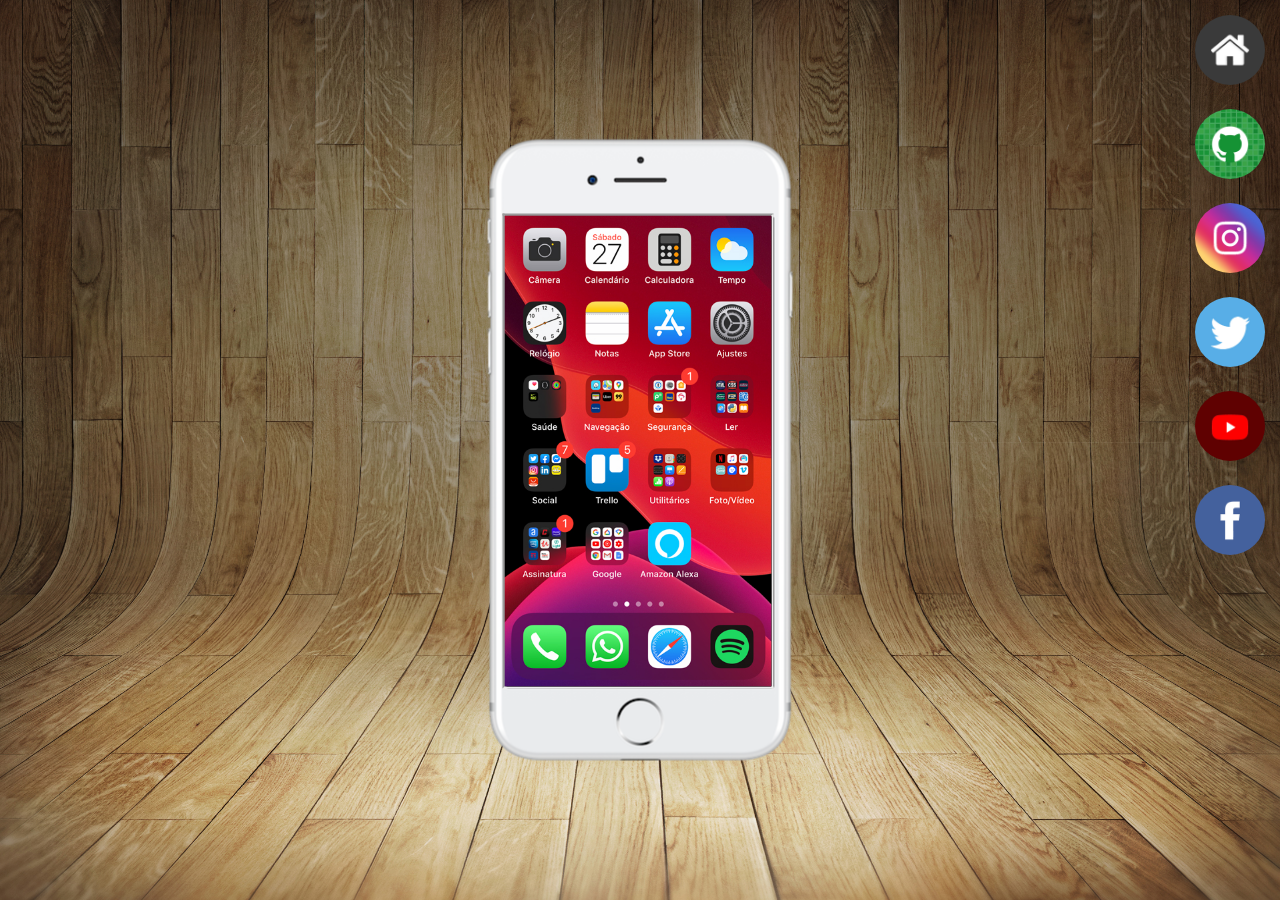
<file: index.html>
<!DOCTYPE html>
<html lang="pt-br">
<head>
    <meta charset="UTF-8">
    <meta name="viewport" content="width=device-width, initial-scale=1.0">
    <title>Projeto Redes Sociais</title>
    <link rel="shortcut icon" href="favicon.ico" type="image/x-icon">
    <link rel="stylesheet" href="estilos/style.css">
</head>
<body>
    <main>
        <section id="telefone">
            <iframe src="home.html" name="tela" id="tela">
                Seu navegador não é compativel com este navegador
            </iframe>
        </section>
        <section id="redes-sociais">
            <a href="home.html" target="tela"><img src="imagens/logo-home.jpg" alt="Home"></a><br>
            <a href="github.html" target="tela"><img src="imagens/logo-github.jpg" alt="GitHub"></a><br>
            <a href="instagram.html" target="tela"><img src="imagens/logo-instagram.jpg" alt="Instagram"></a><br>
            <a href="twitter.html" target="tela"><img src="imagens/logo-twitter.jpg" alt="Twitter"></a><br>
            <a href="youtube.html" target="tela"><img src="imagens/logo-youtube.jpg" alt="YouTube"></a><br>
            <a href="facebook.html" target="tela"><img src="imagens/logo-facebook.jpg" alt="Facebook"></a>
        </section>
    </main>
</body>
</html>
</file>
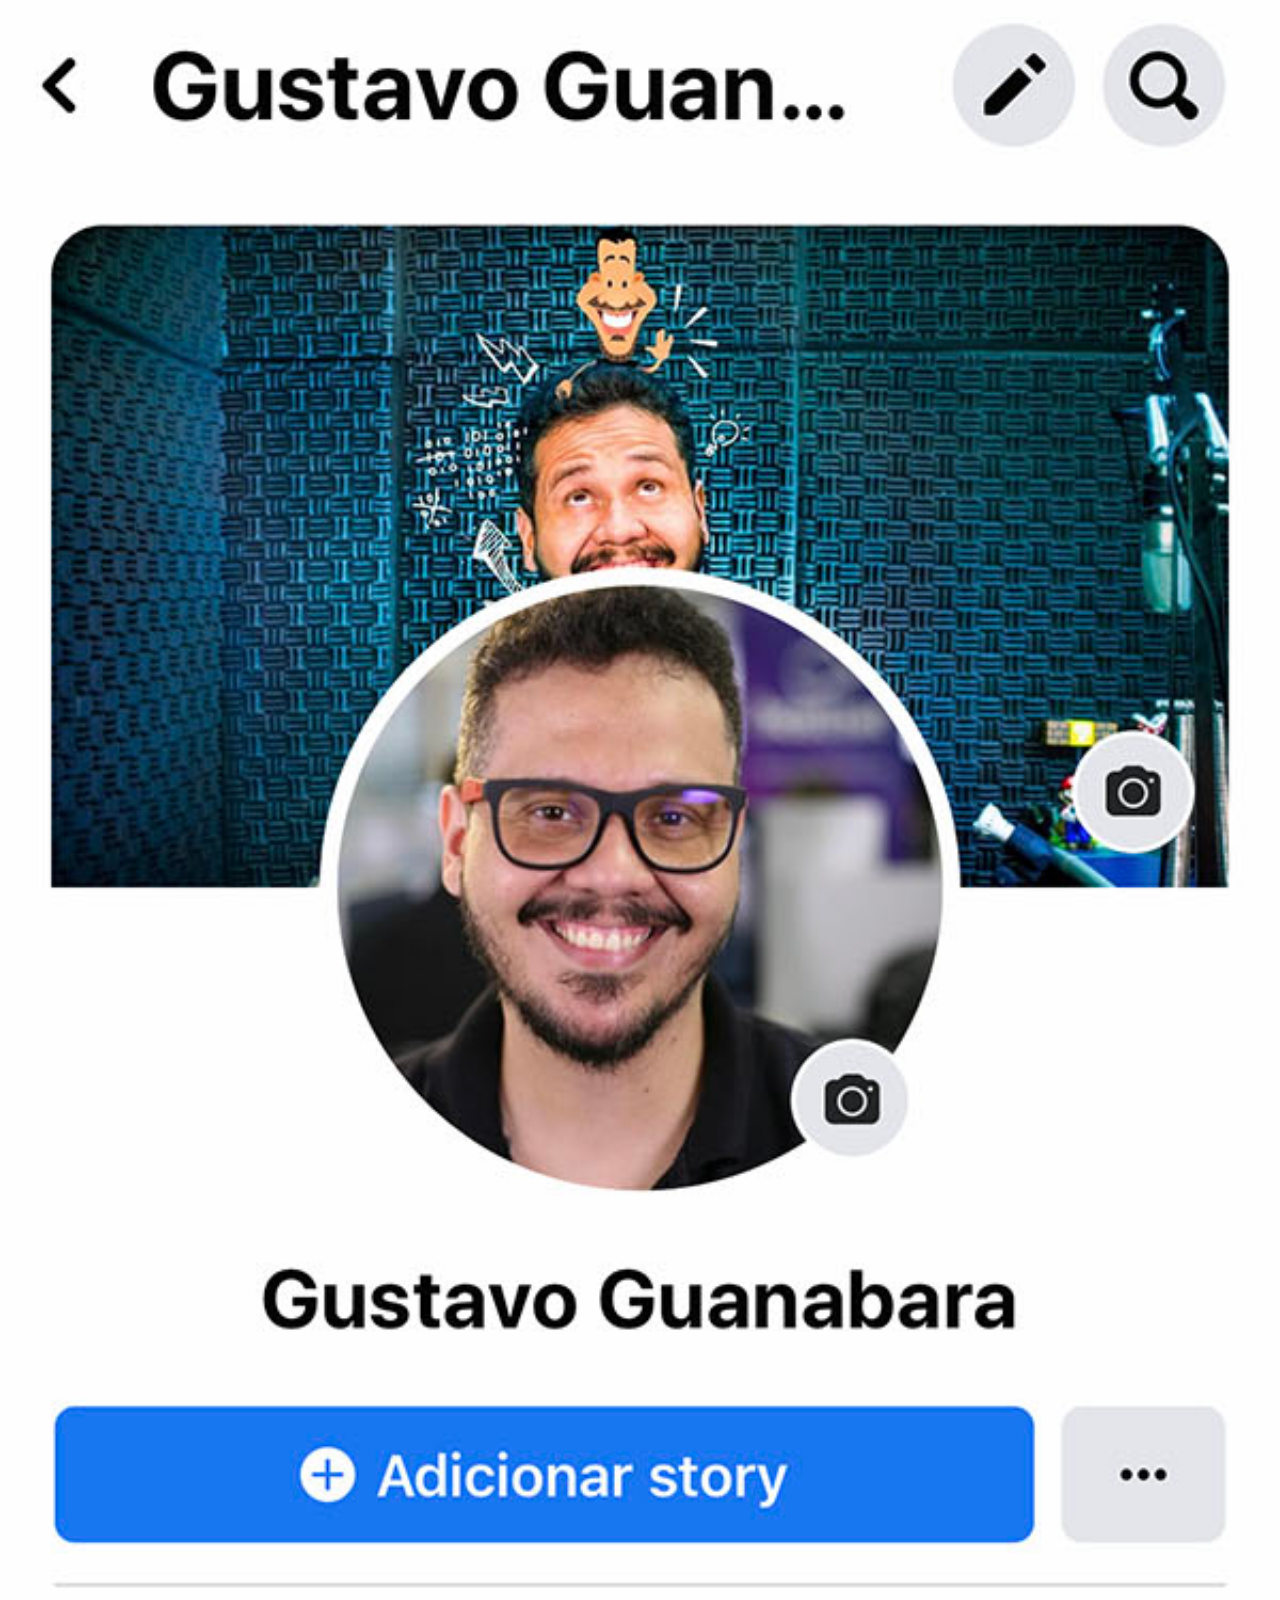
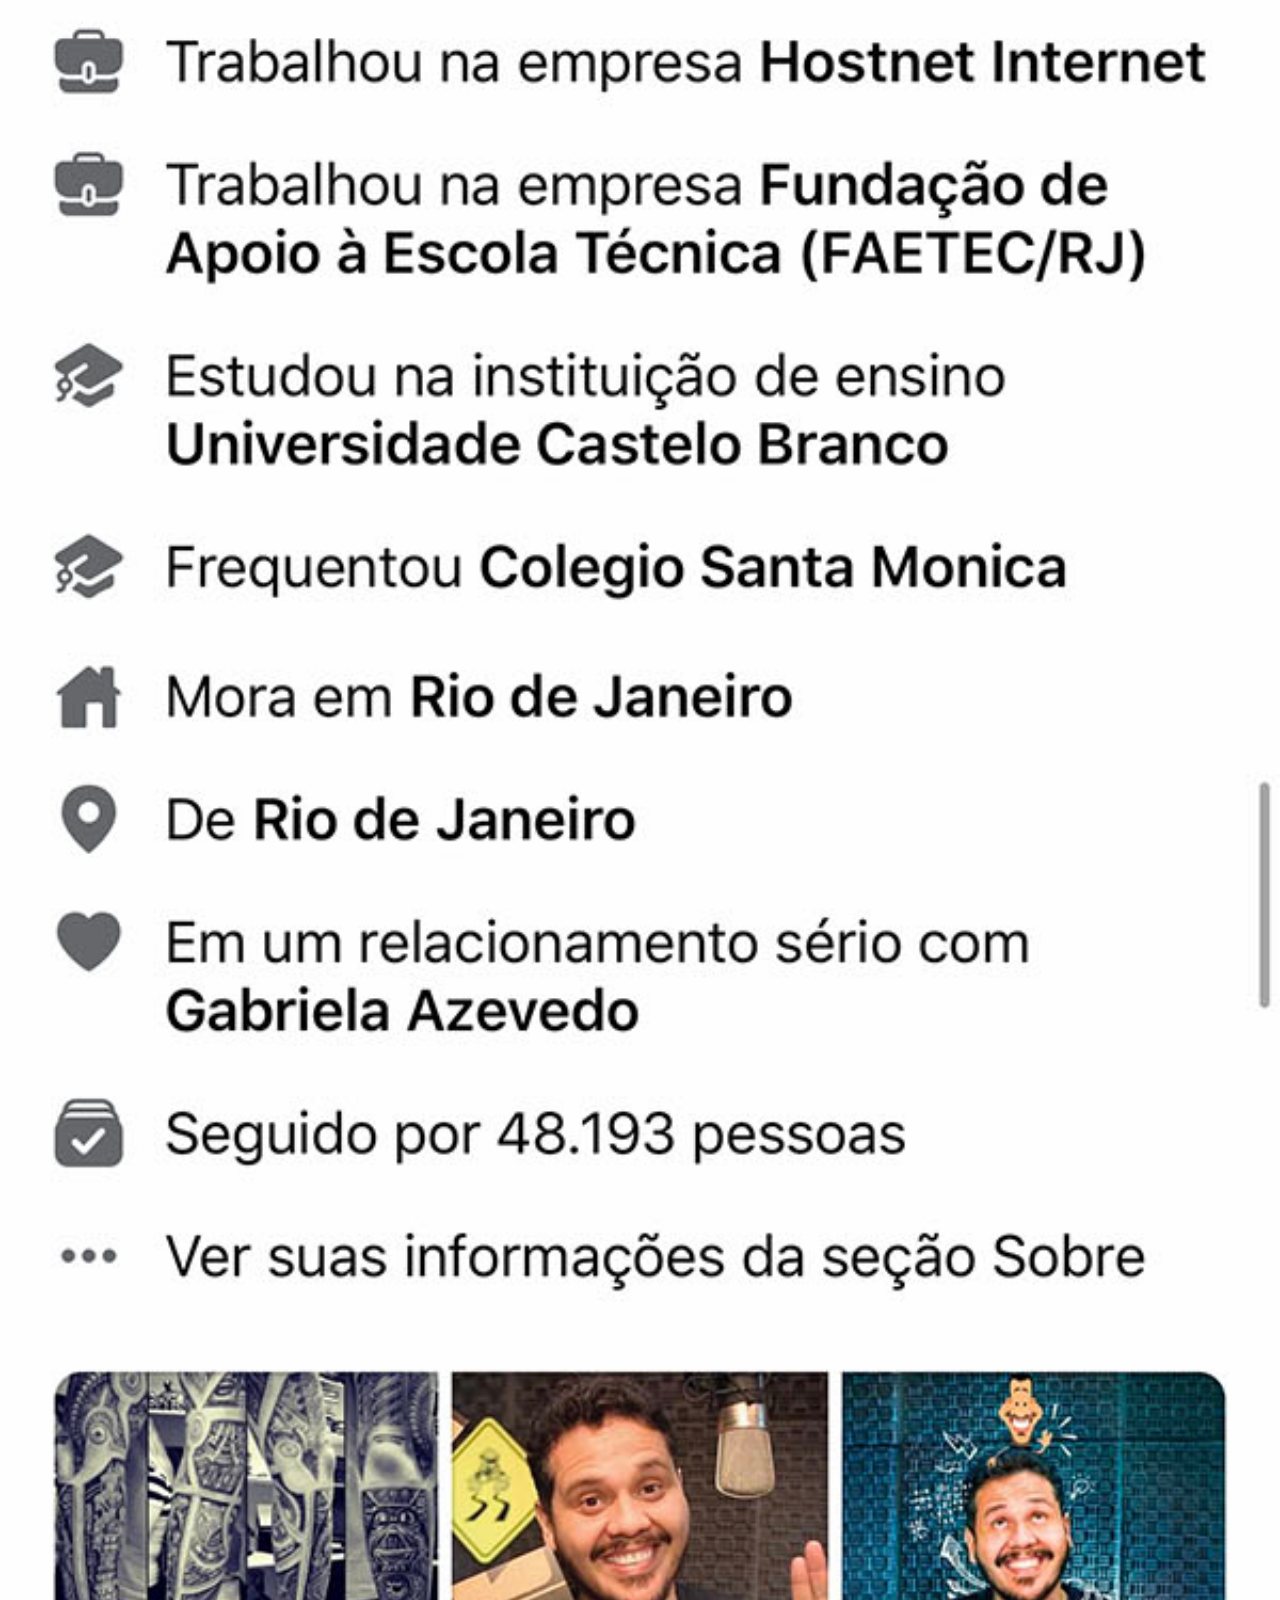
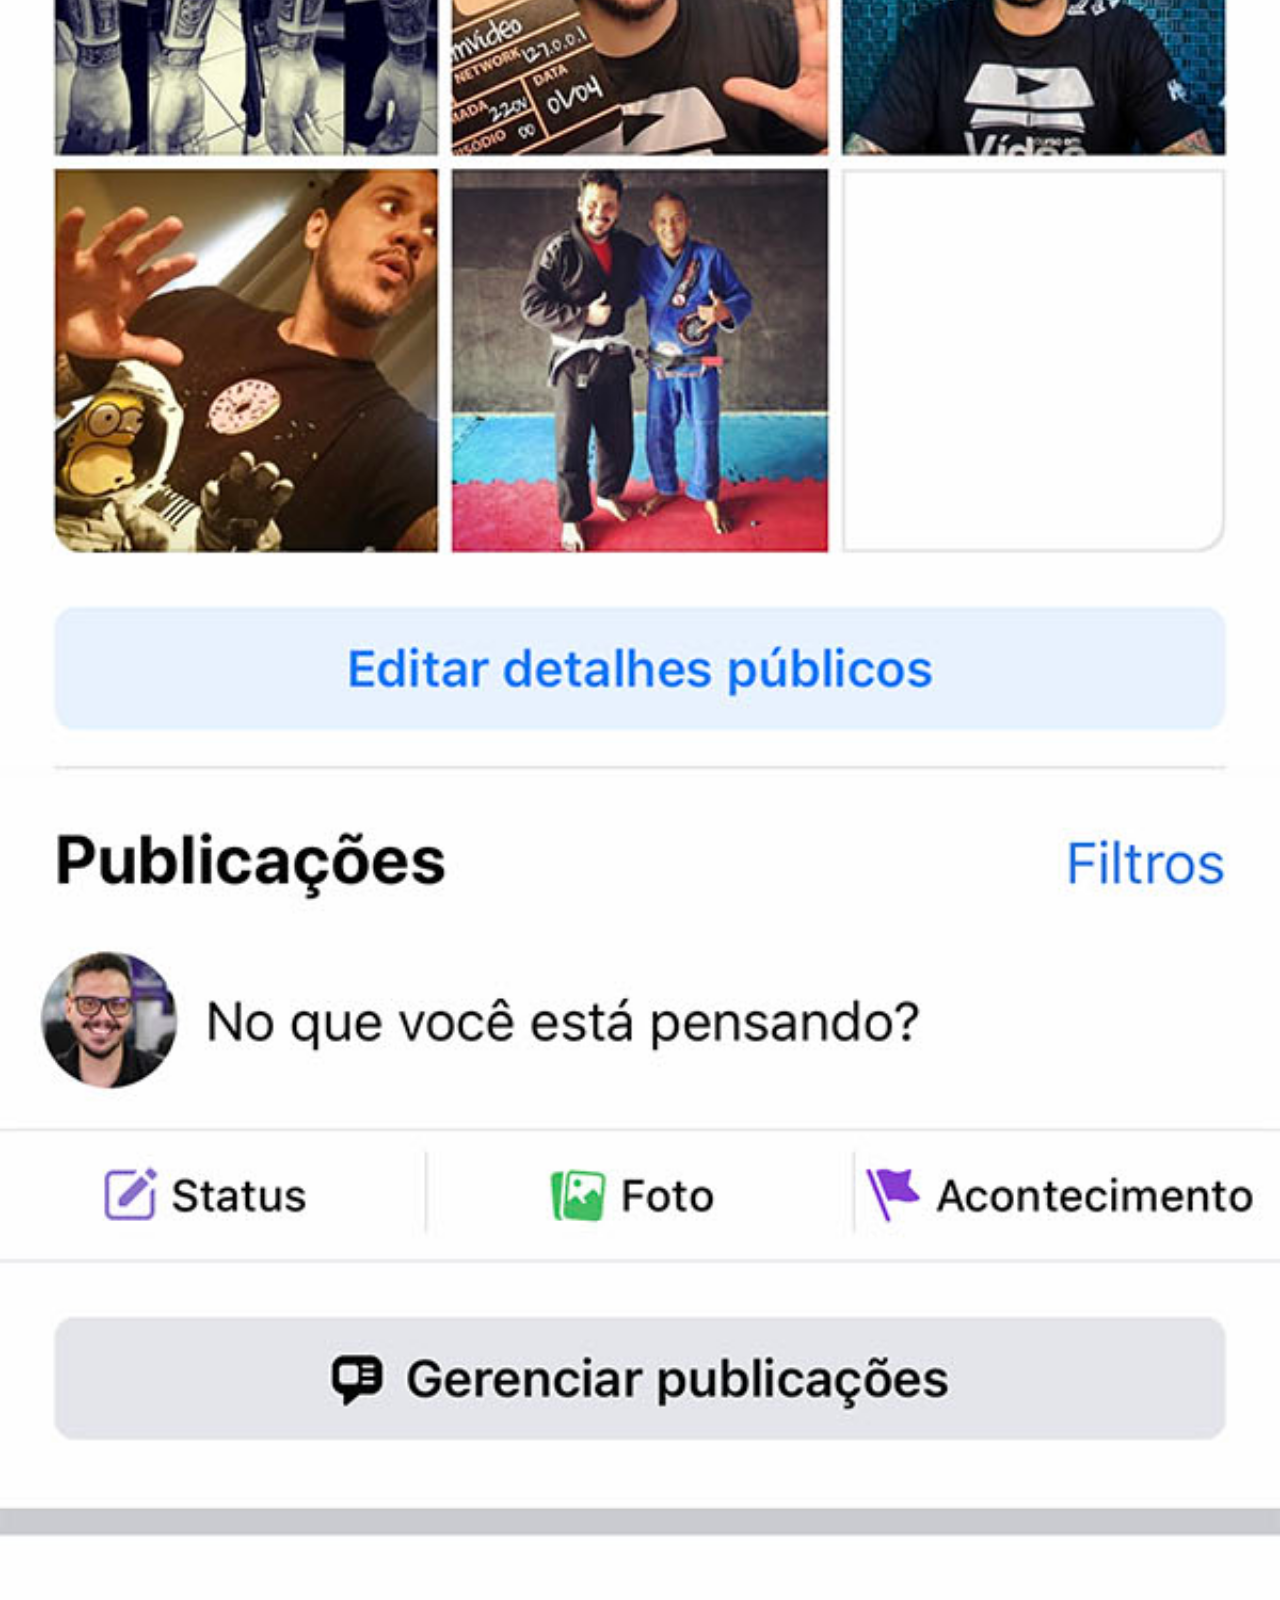
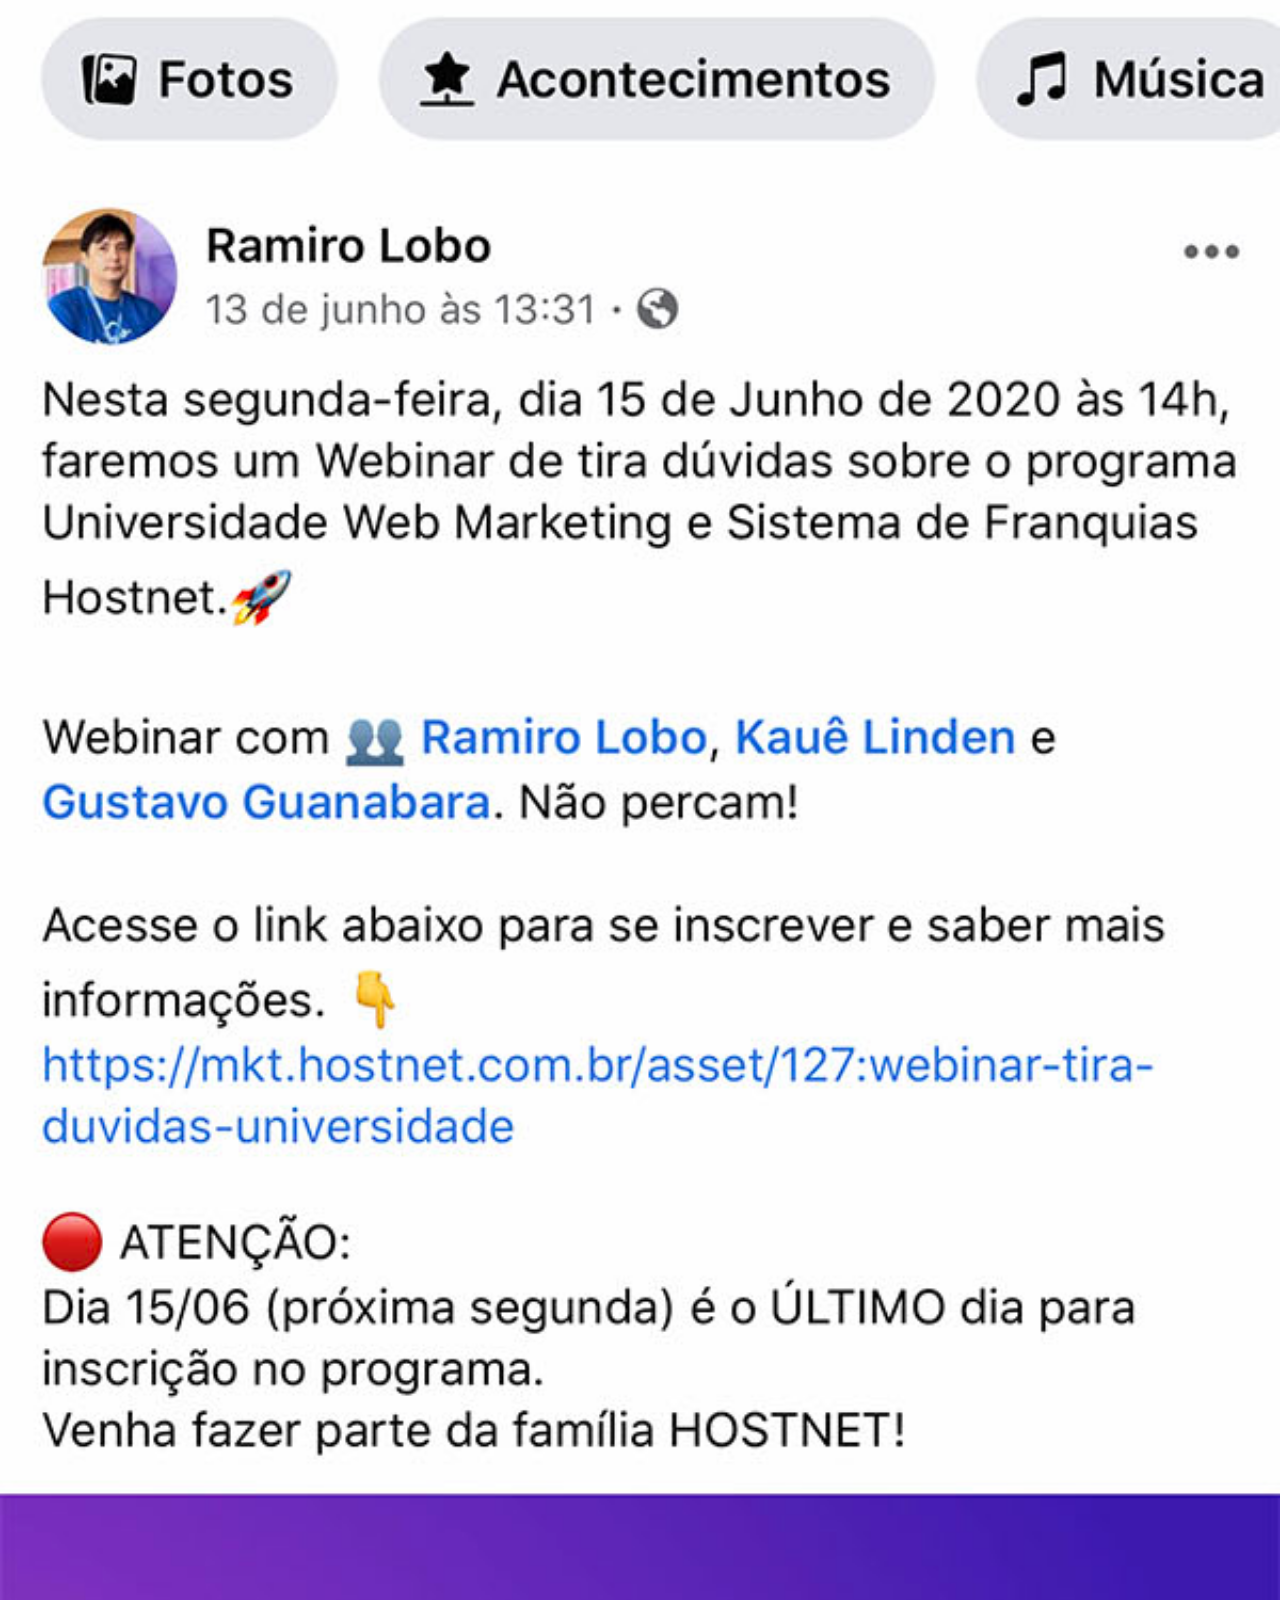
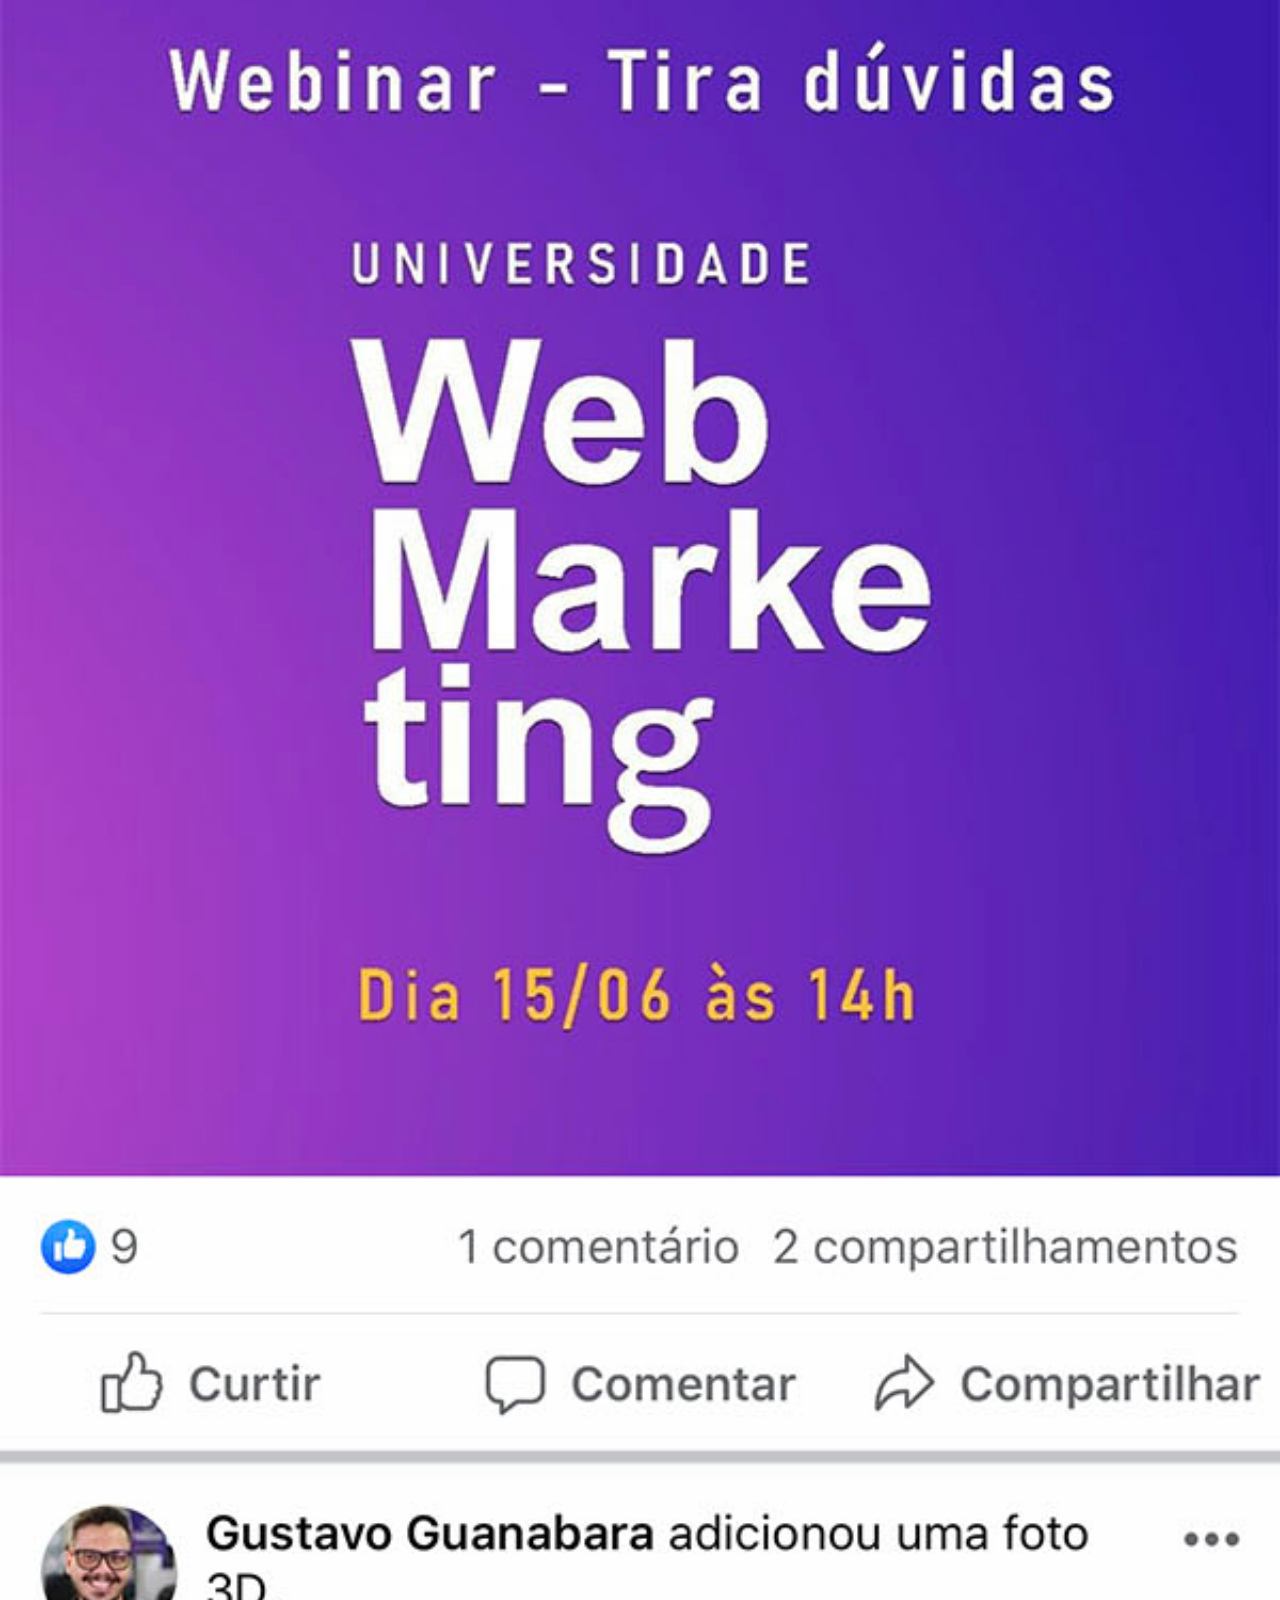
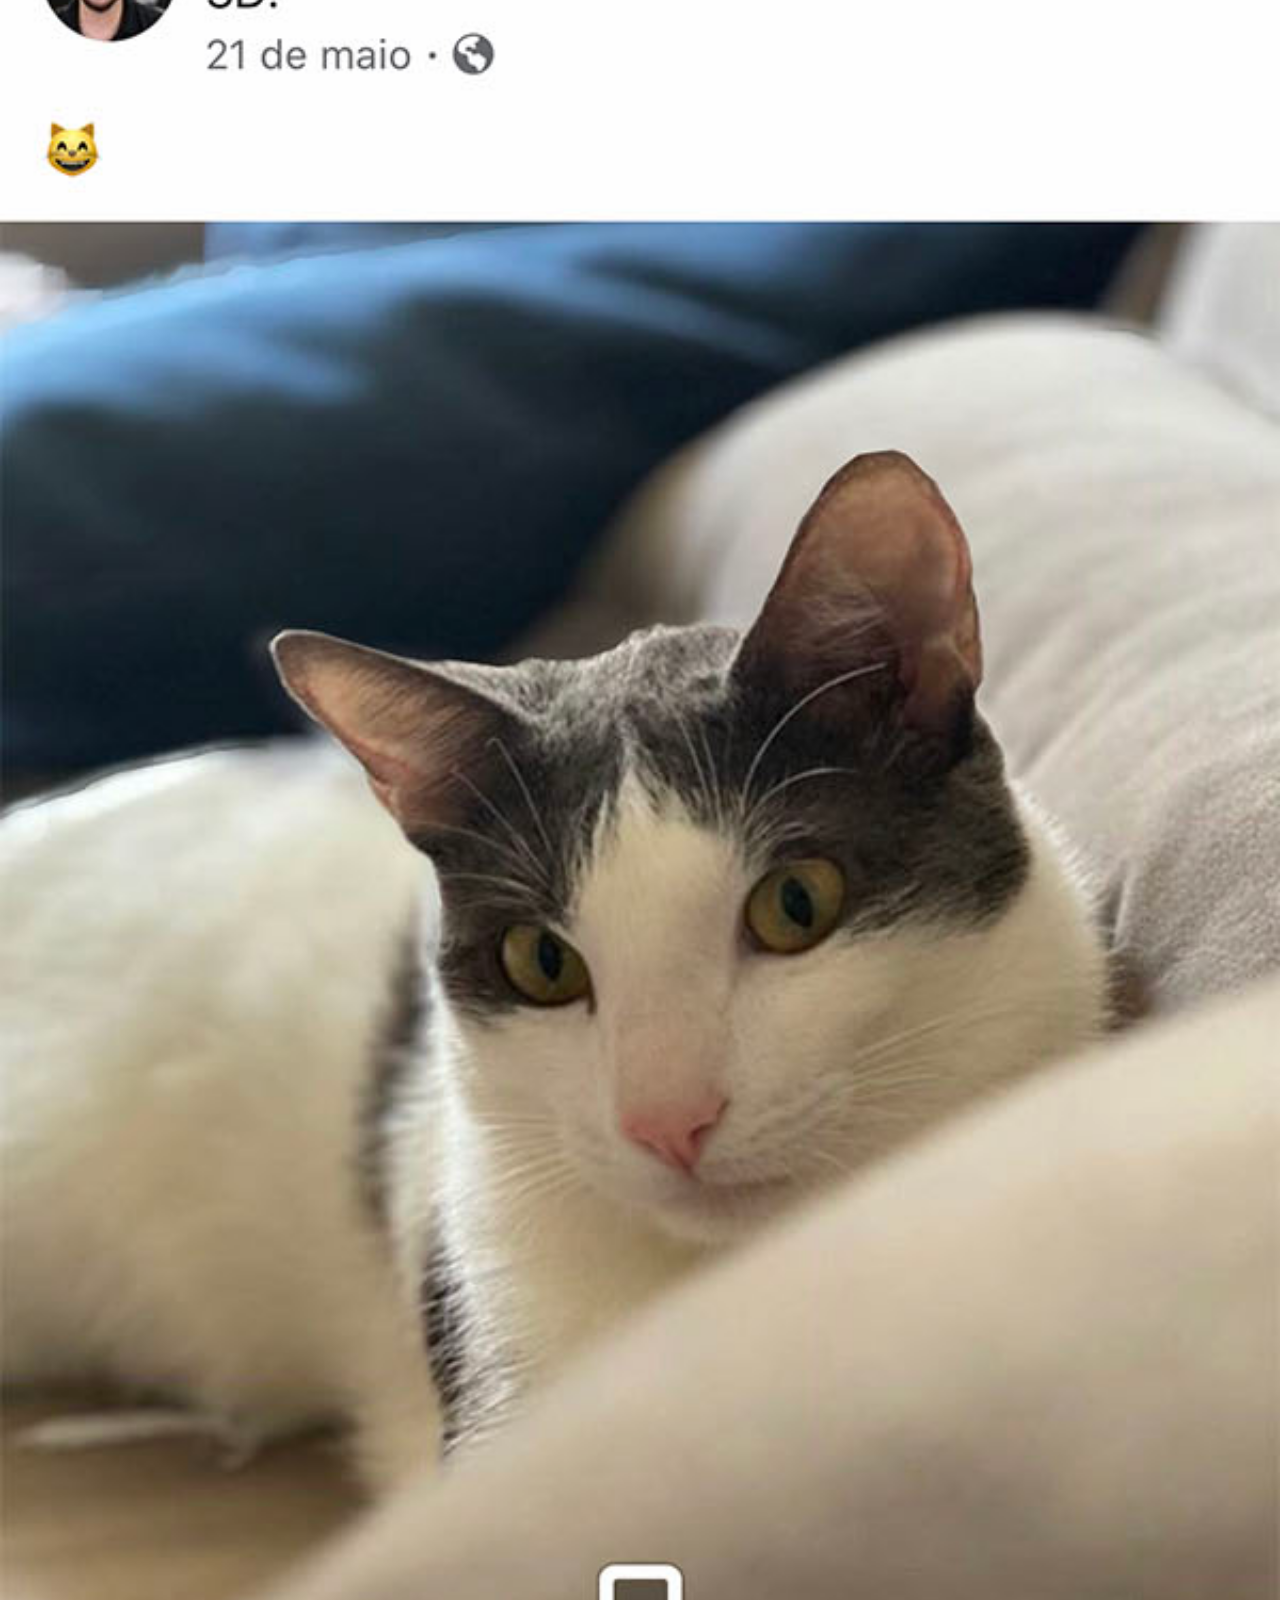
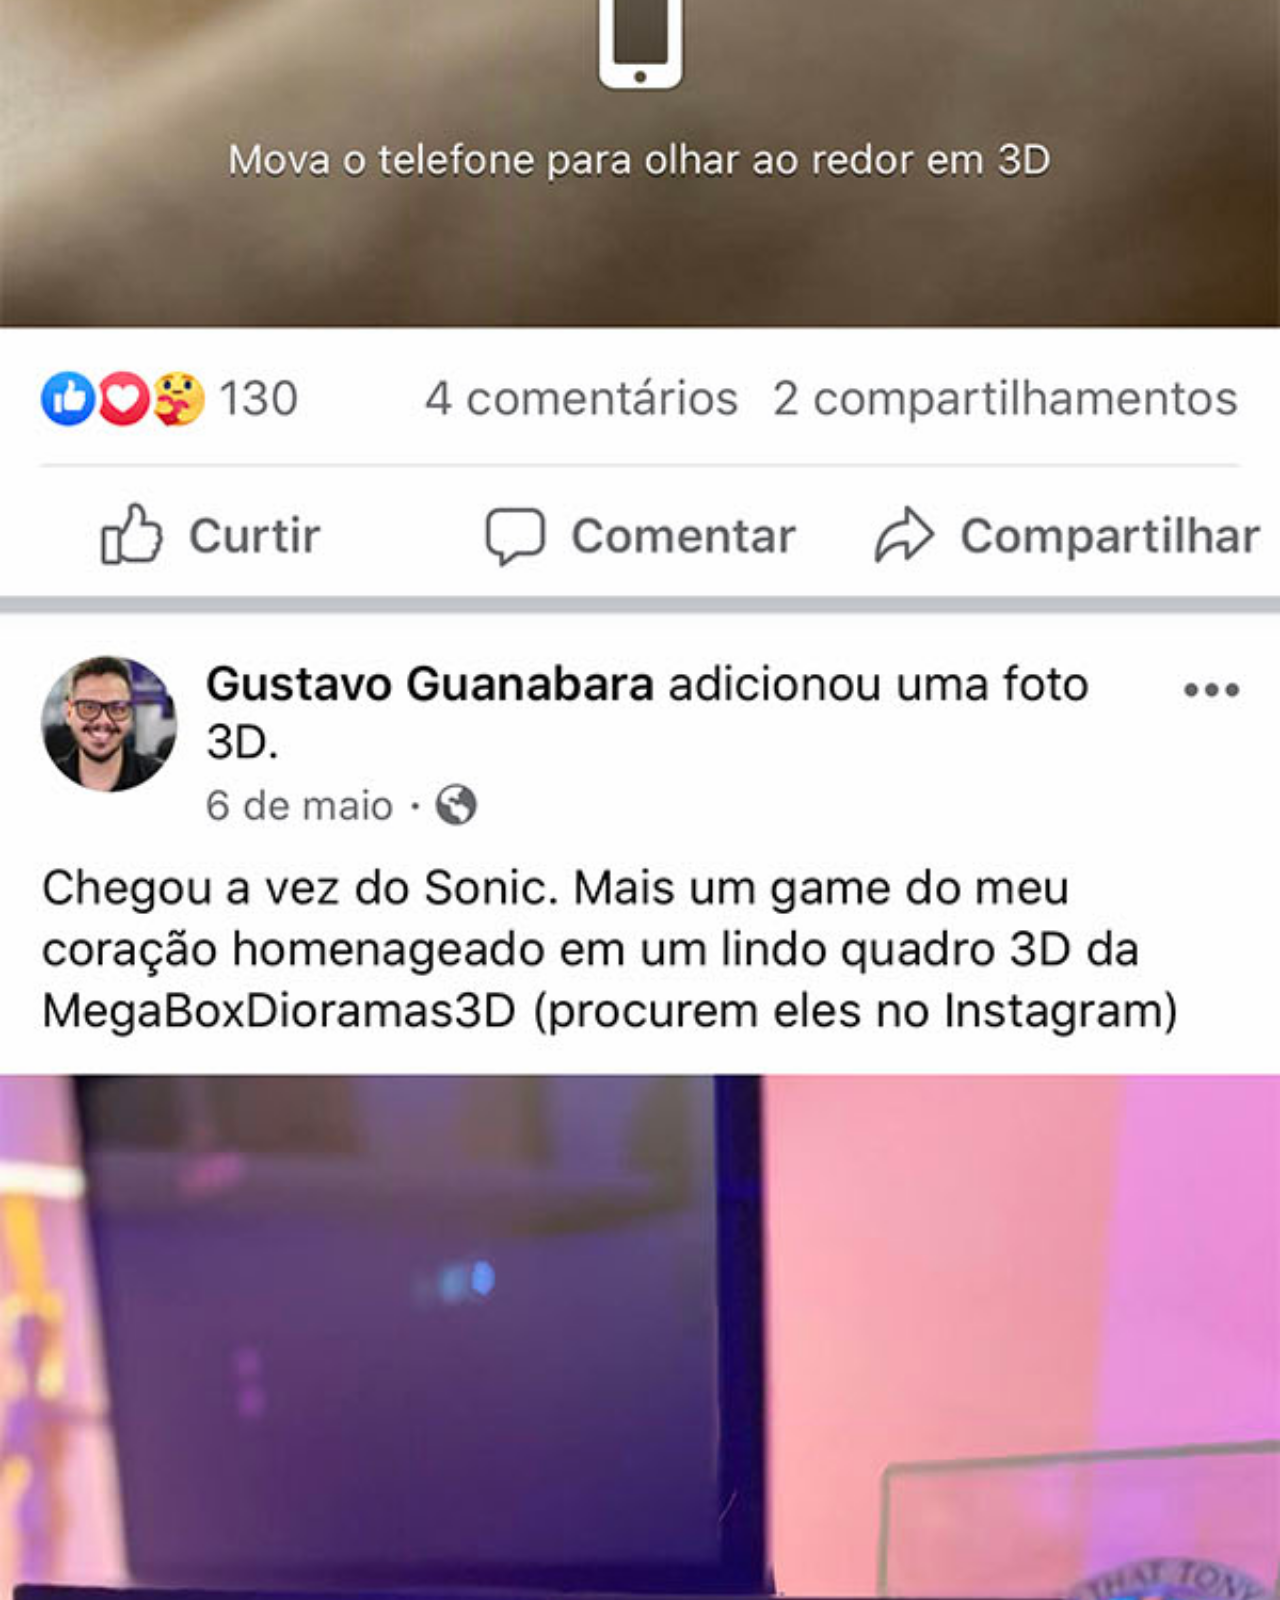
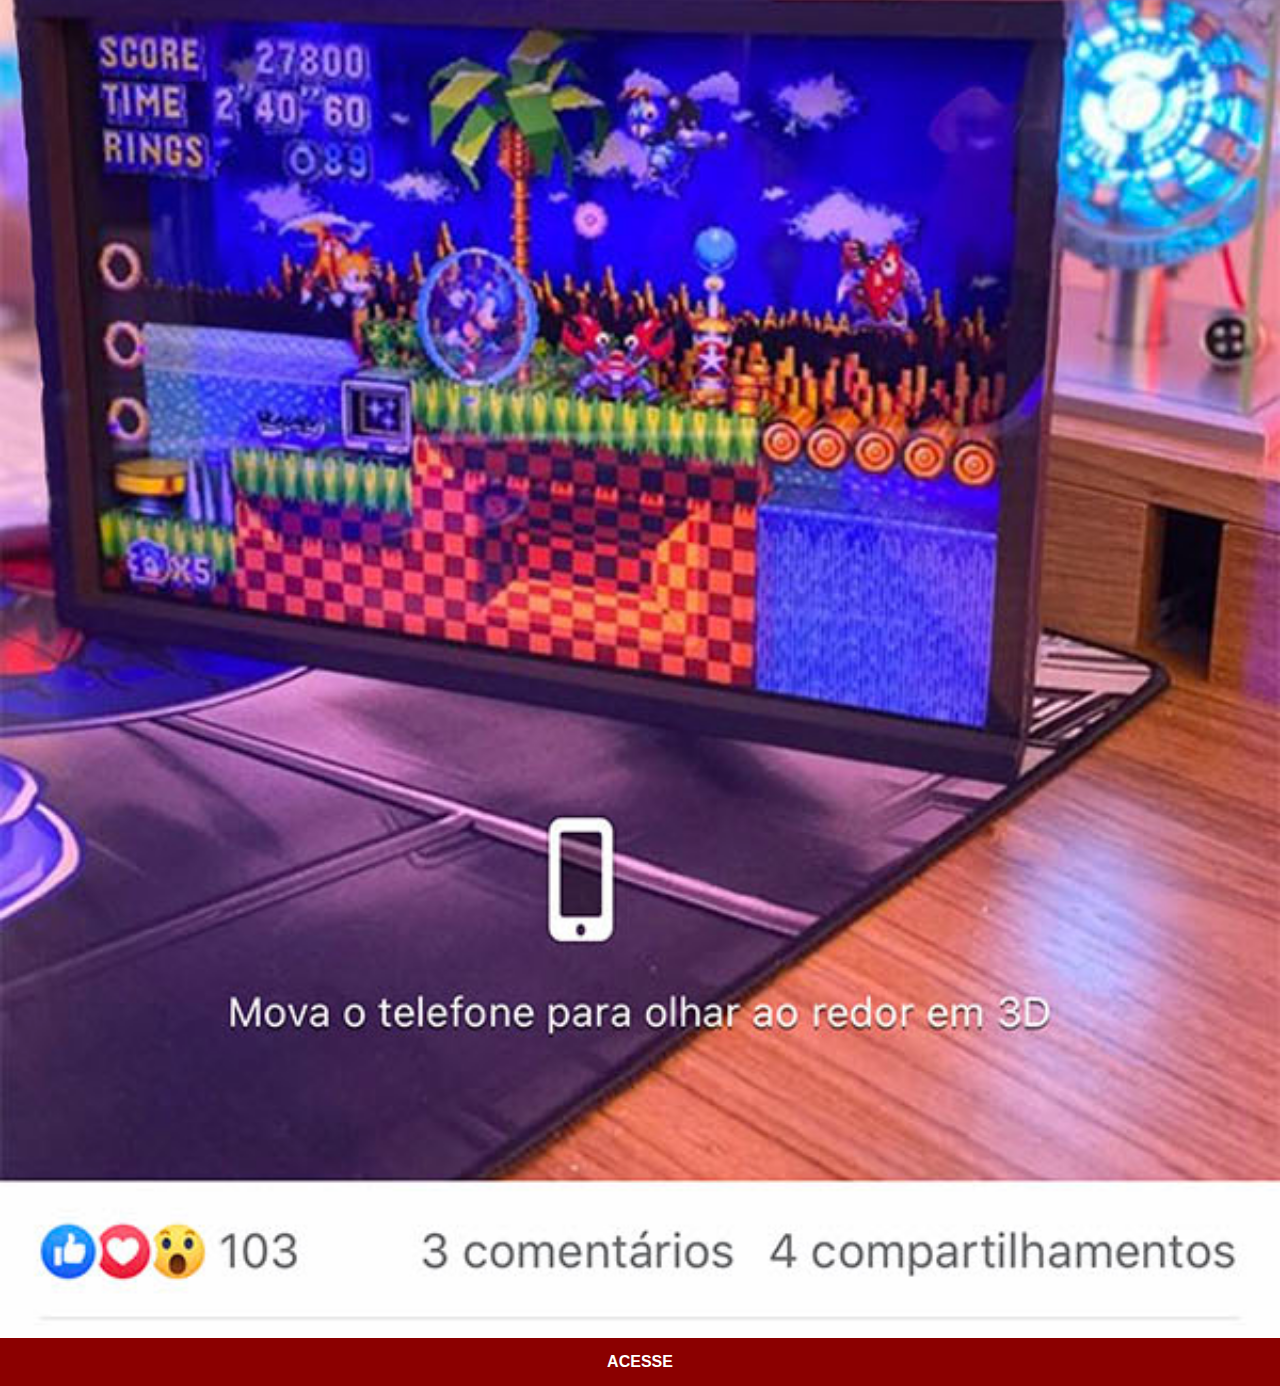
<file: facebook.html>
<!DOCTYPE html>
<html lang="pt-br">
<head>
    <meta charset="UTF-8">
    <meta name="viewport" content="width=device-width, initial-scale=1.0">
    <title>Facebook</title>
    <link rel="stylesheet" href="estilos/social.css">
</head>
<body>
    <img src="imagens/tela-facebook.jpg" alt="Facebook">
    <a href="https://www.facebook.com/gustavoguanabara/" target="_blank">ACESSE</a>
</body>
</html>
</file>
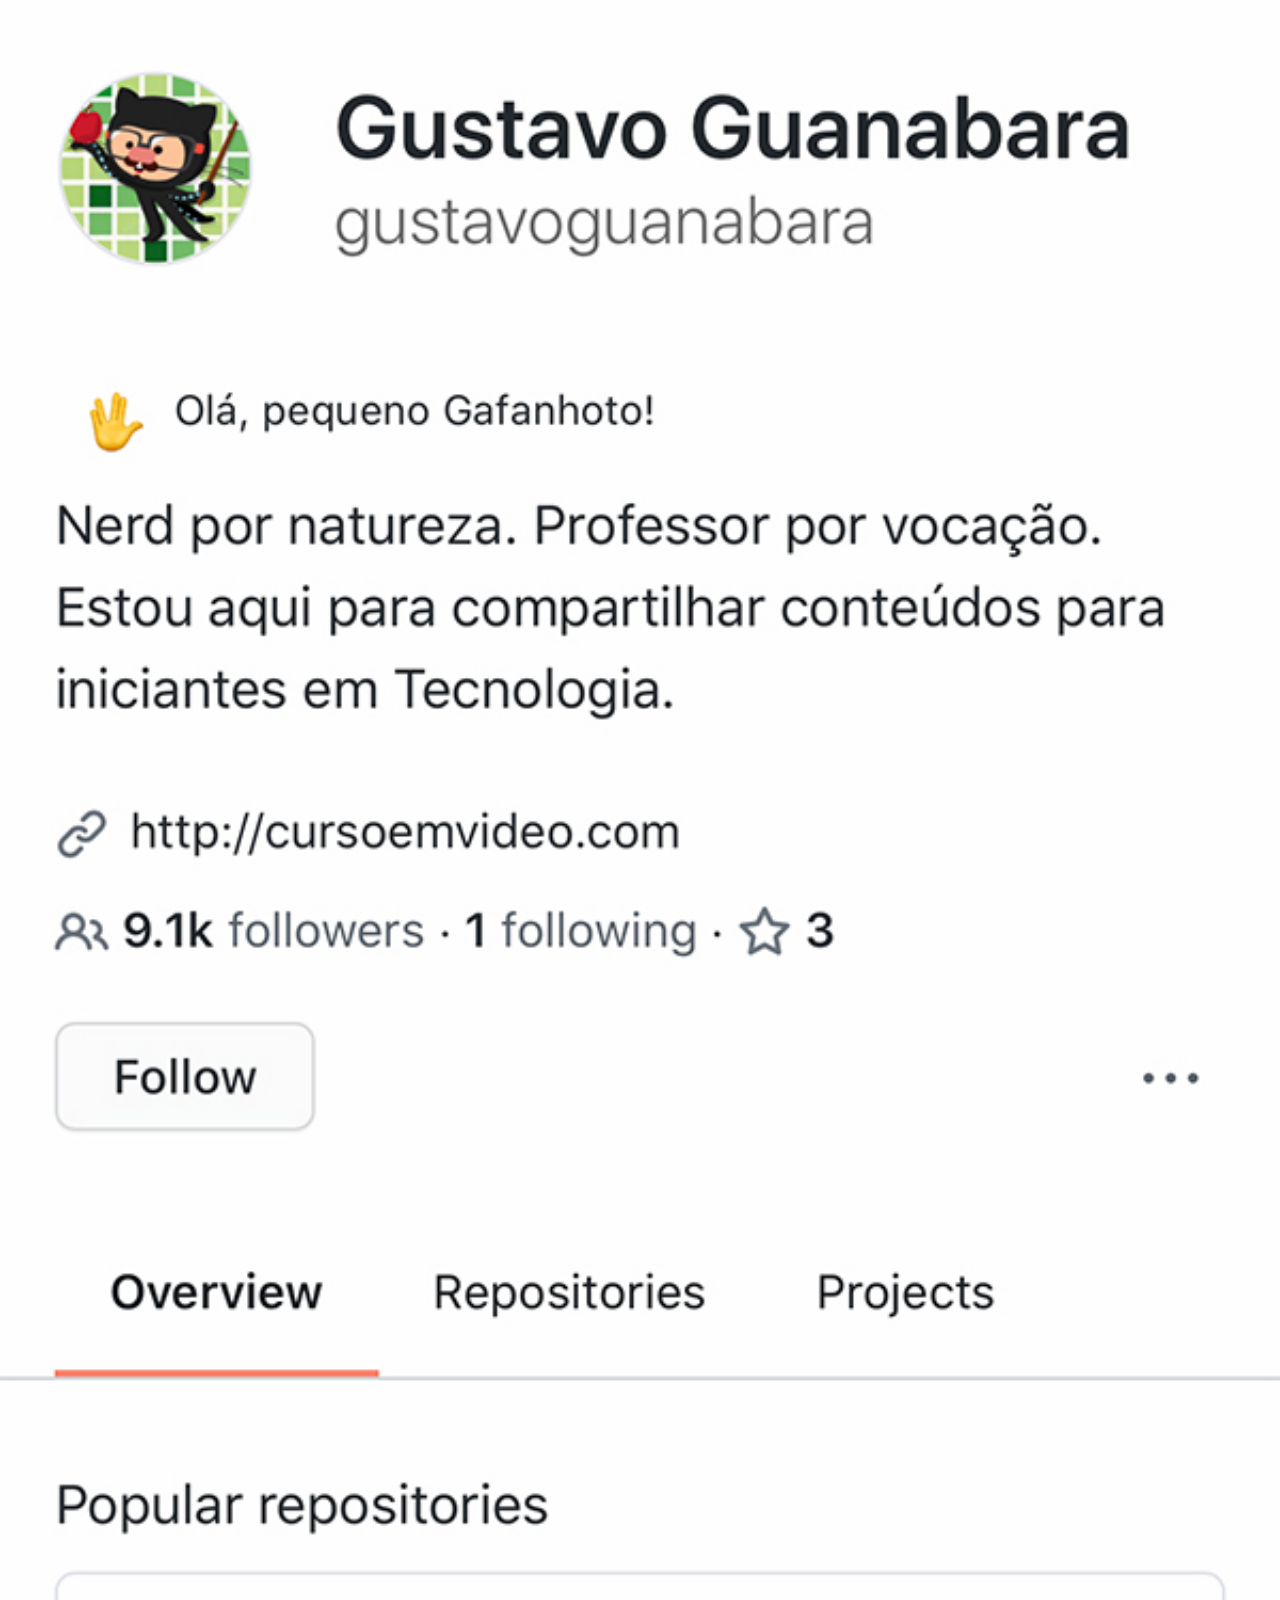
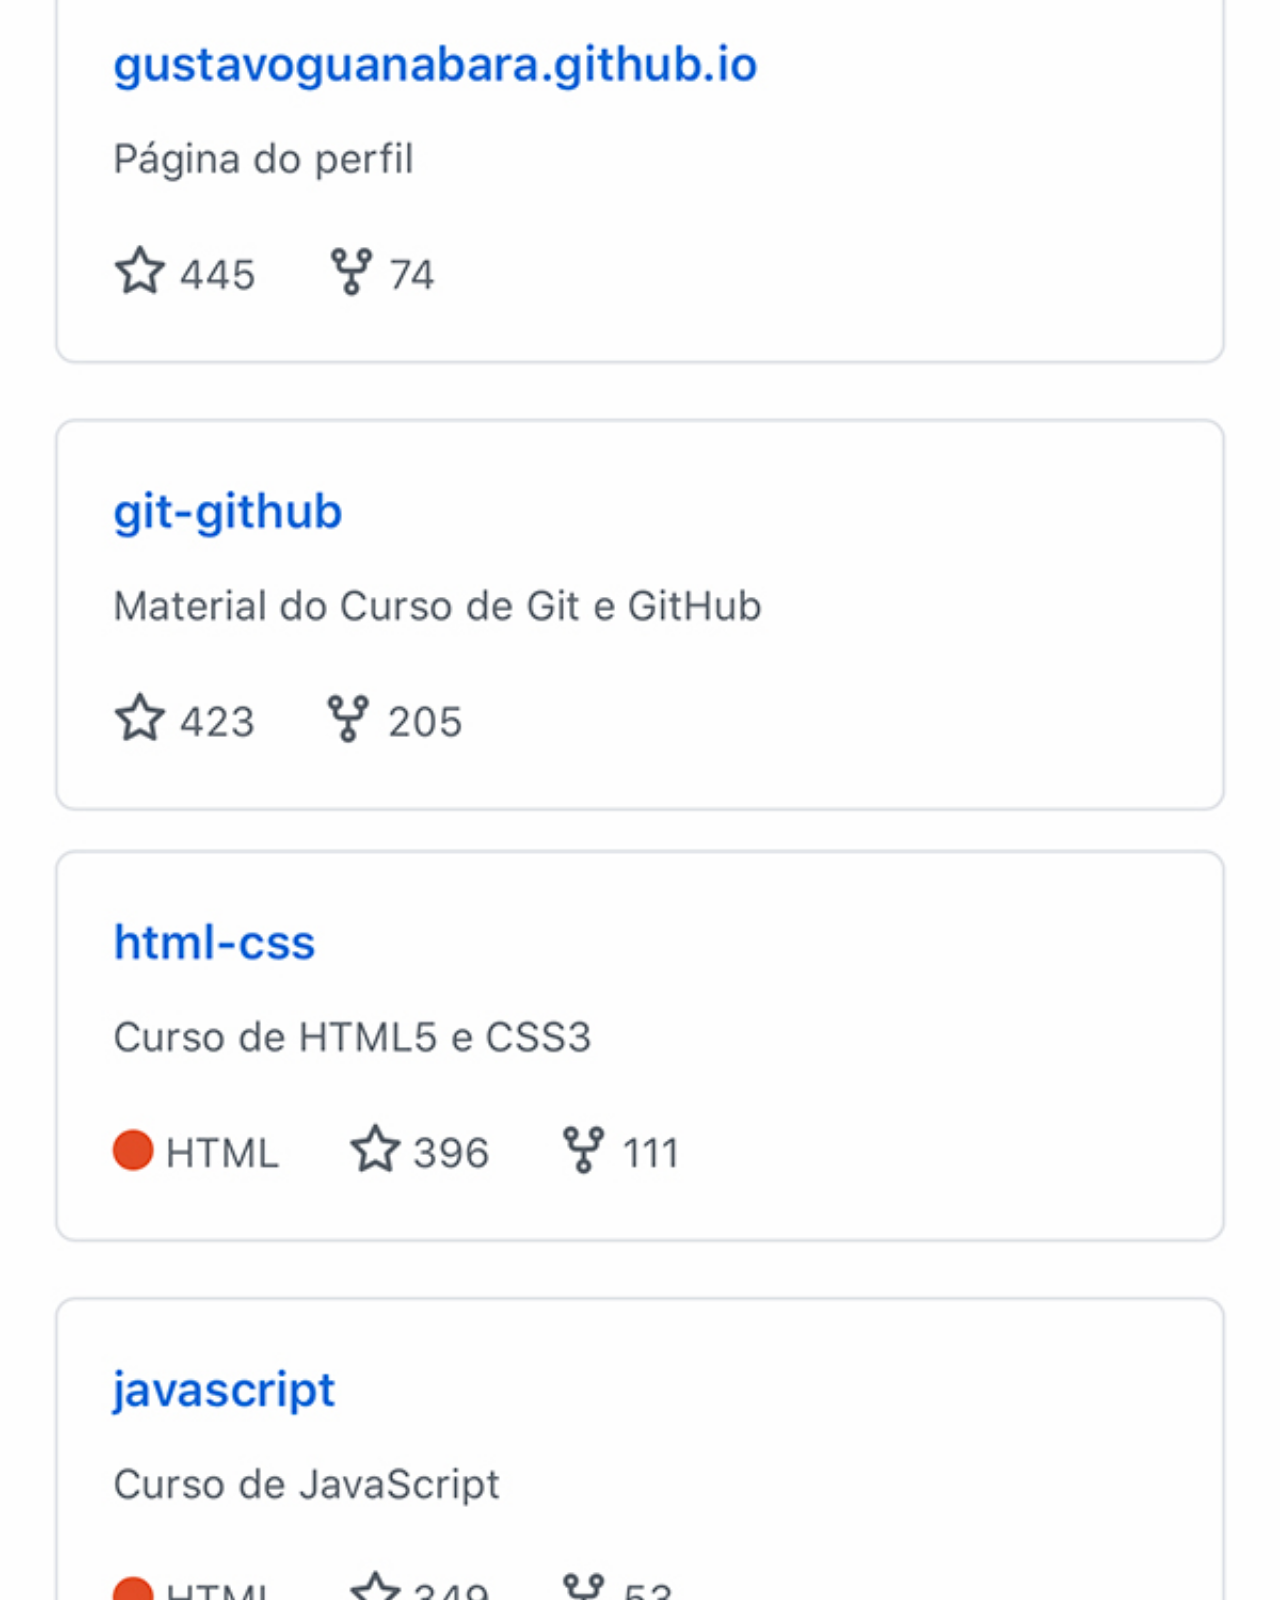
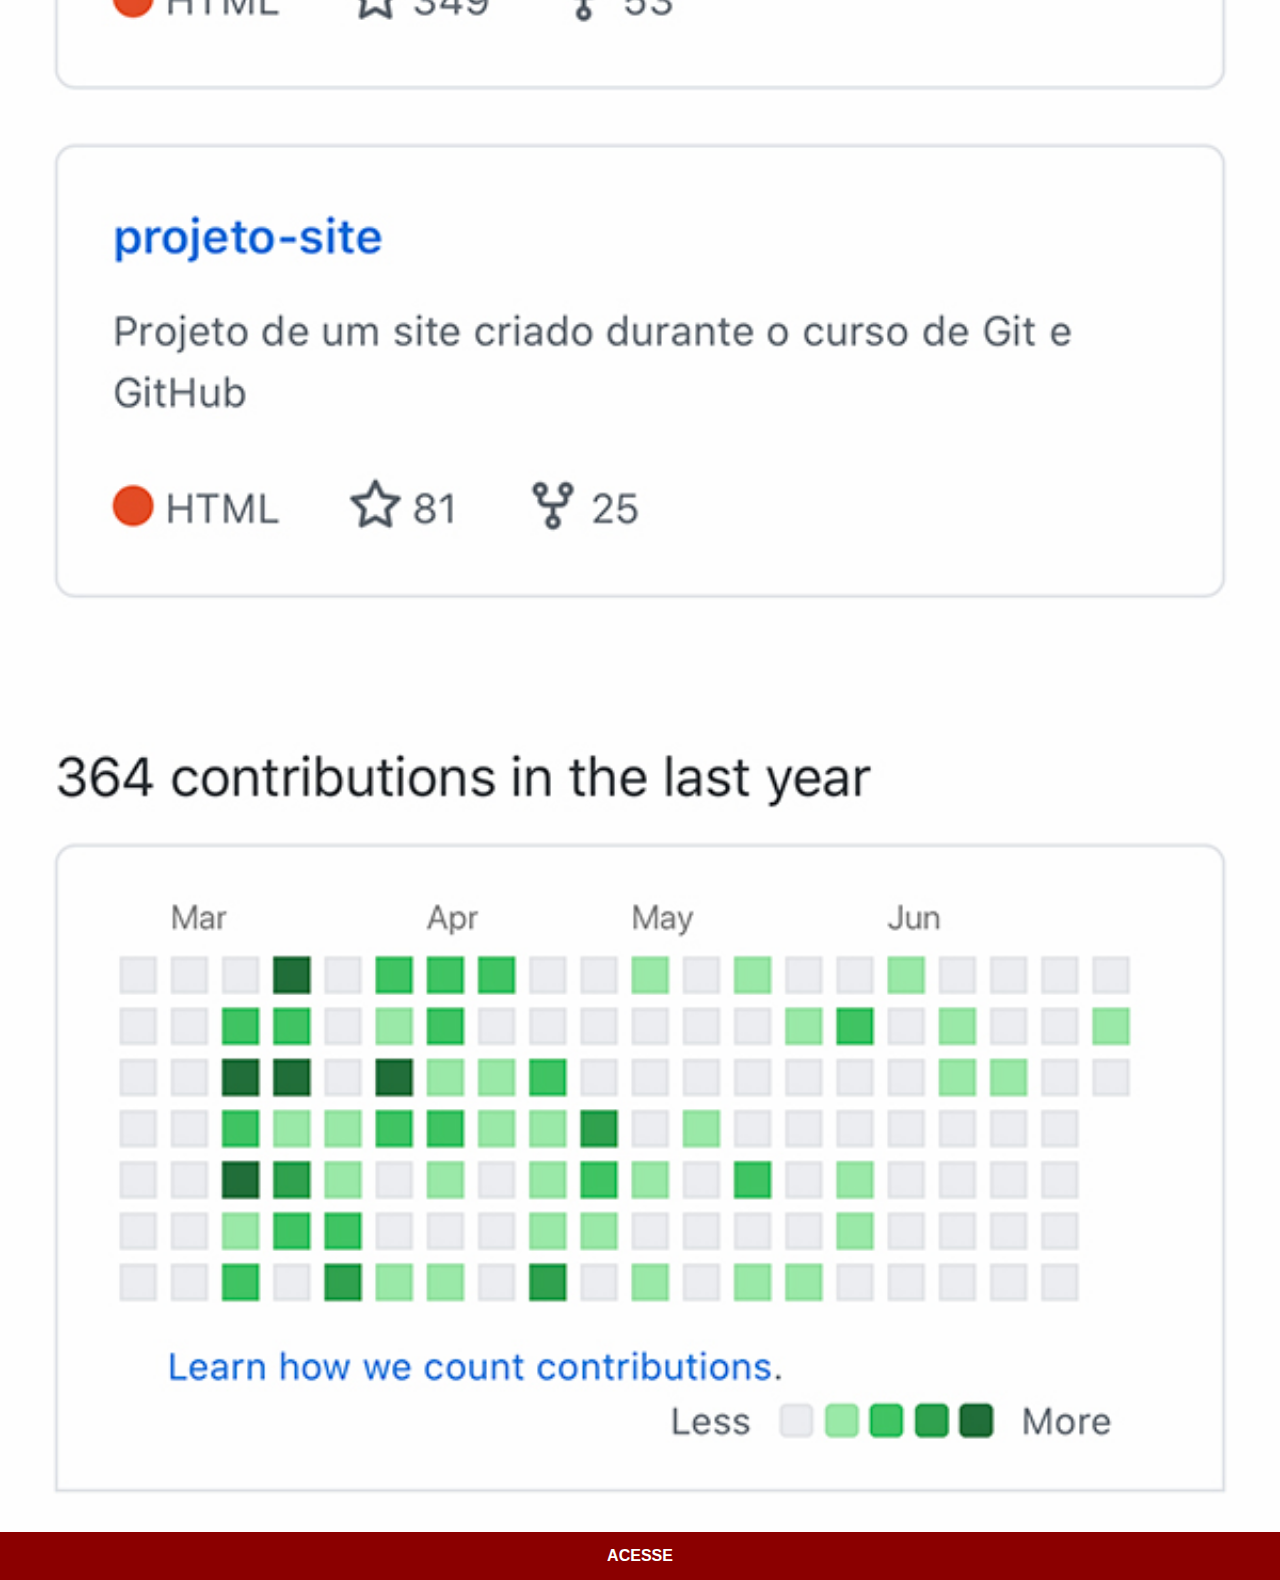
<file: github.html>
<!DOCTYPE html>
<html lang="pt-br">
<head>
    <meta charset="UTF-8">
    <meta name="viewport" content="width=device-width, initial-scale=1.0">
    <title>GitHub</title>
    <link rel="stylesheet" href="estilos/social.css">
</head>
<body>
    <img src="imagens/tela-github.jpg" alt="GitHub">
    <a href="https://github.com/gustavoguanabara" target="_blank">ACESSE</a>
</body>
</html>
</file>
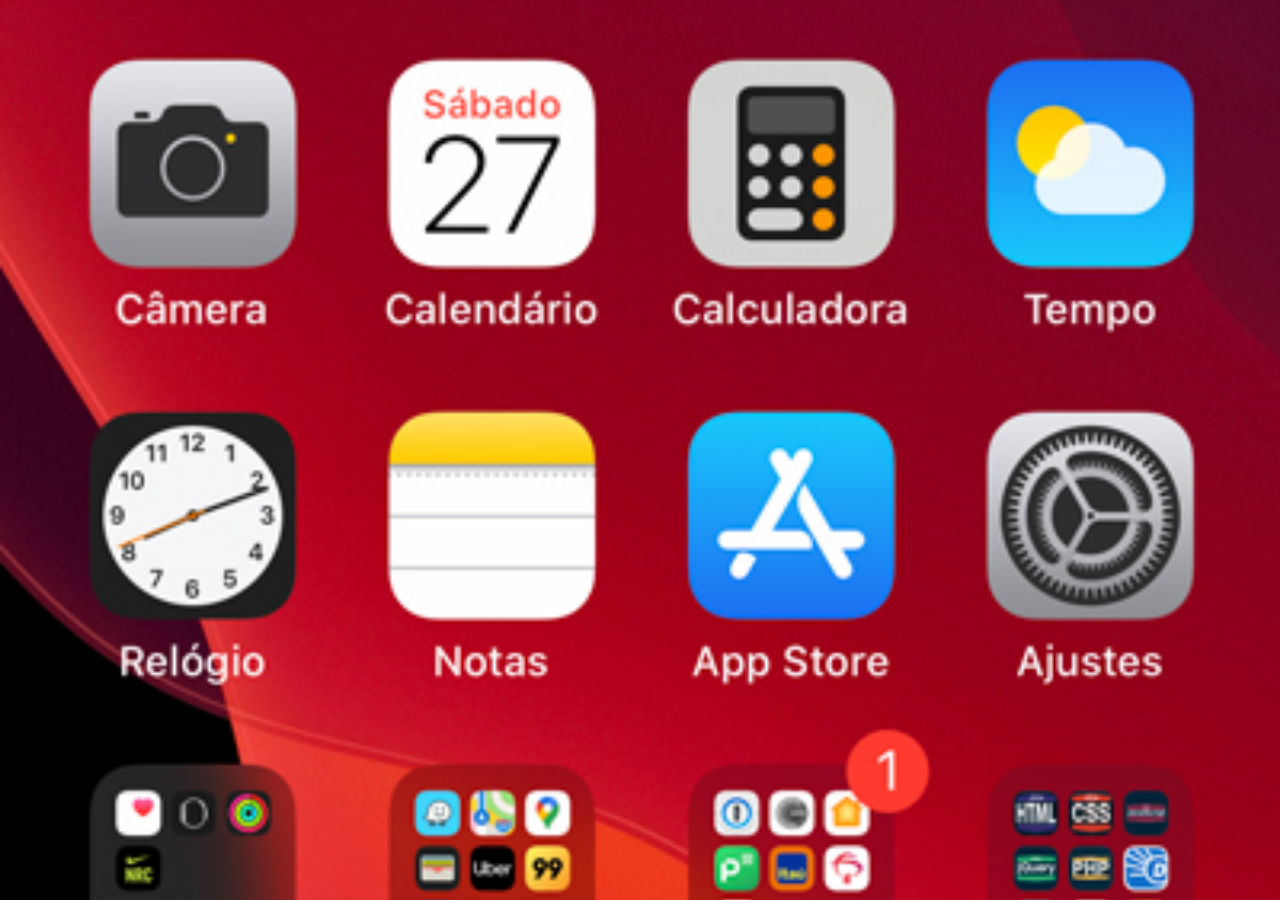
<file: home.html>
<!DOCTYPE html>
<html lang="en">
<head>
    <meta charset="UTF-8">
    <meta name="viewport" content="width=device-width, initial-scale=1.0">
    <title>Home</title>
</head>
<style>
    * {
        margin: 0px;
        padding: 0px;
    }

    body{
        height: 100vh;
        width: 100vw;
        background: #000000 url('imagens/tela-home.jpg') no-repeat top center;
        background-size: cover;
    }
</style>
<body>
</body>
</html>
</file>
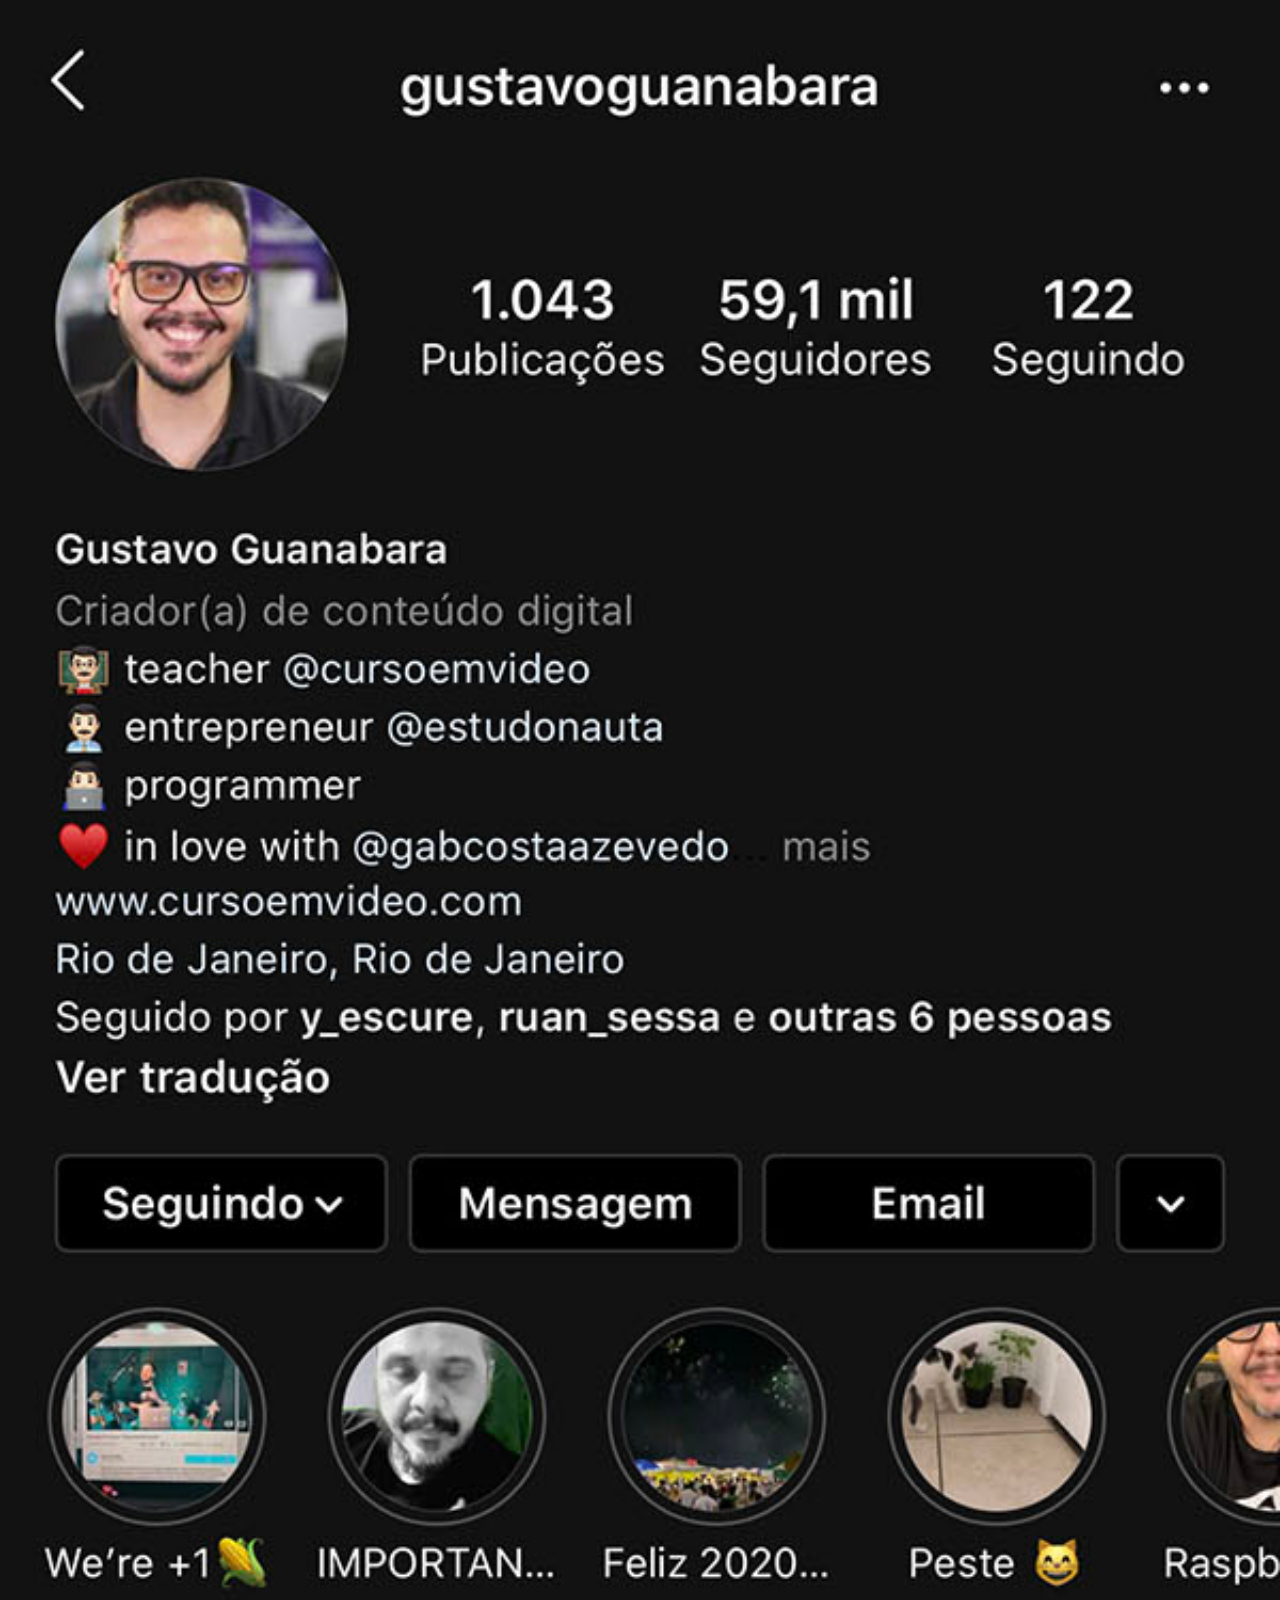
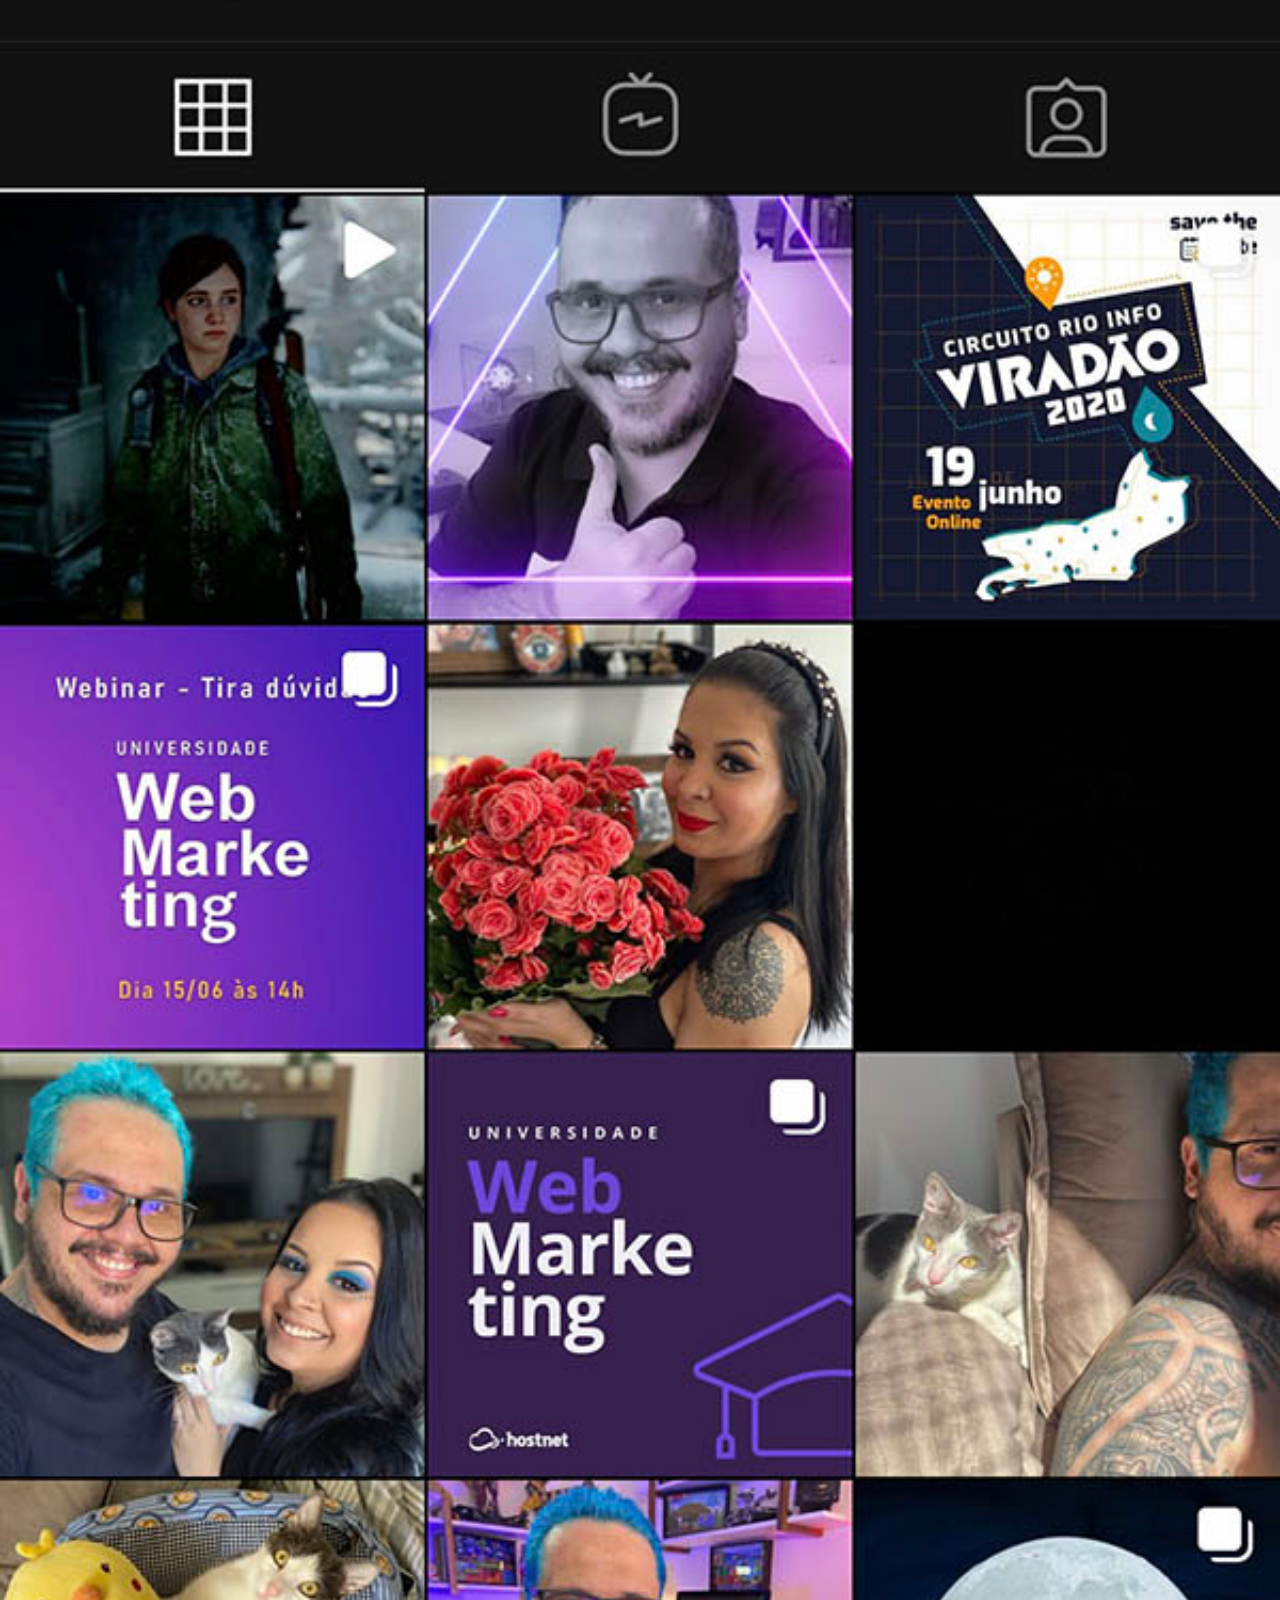
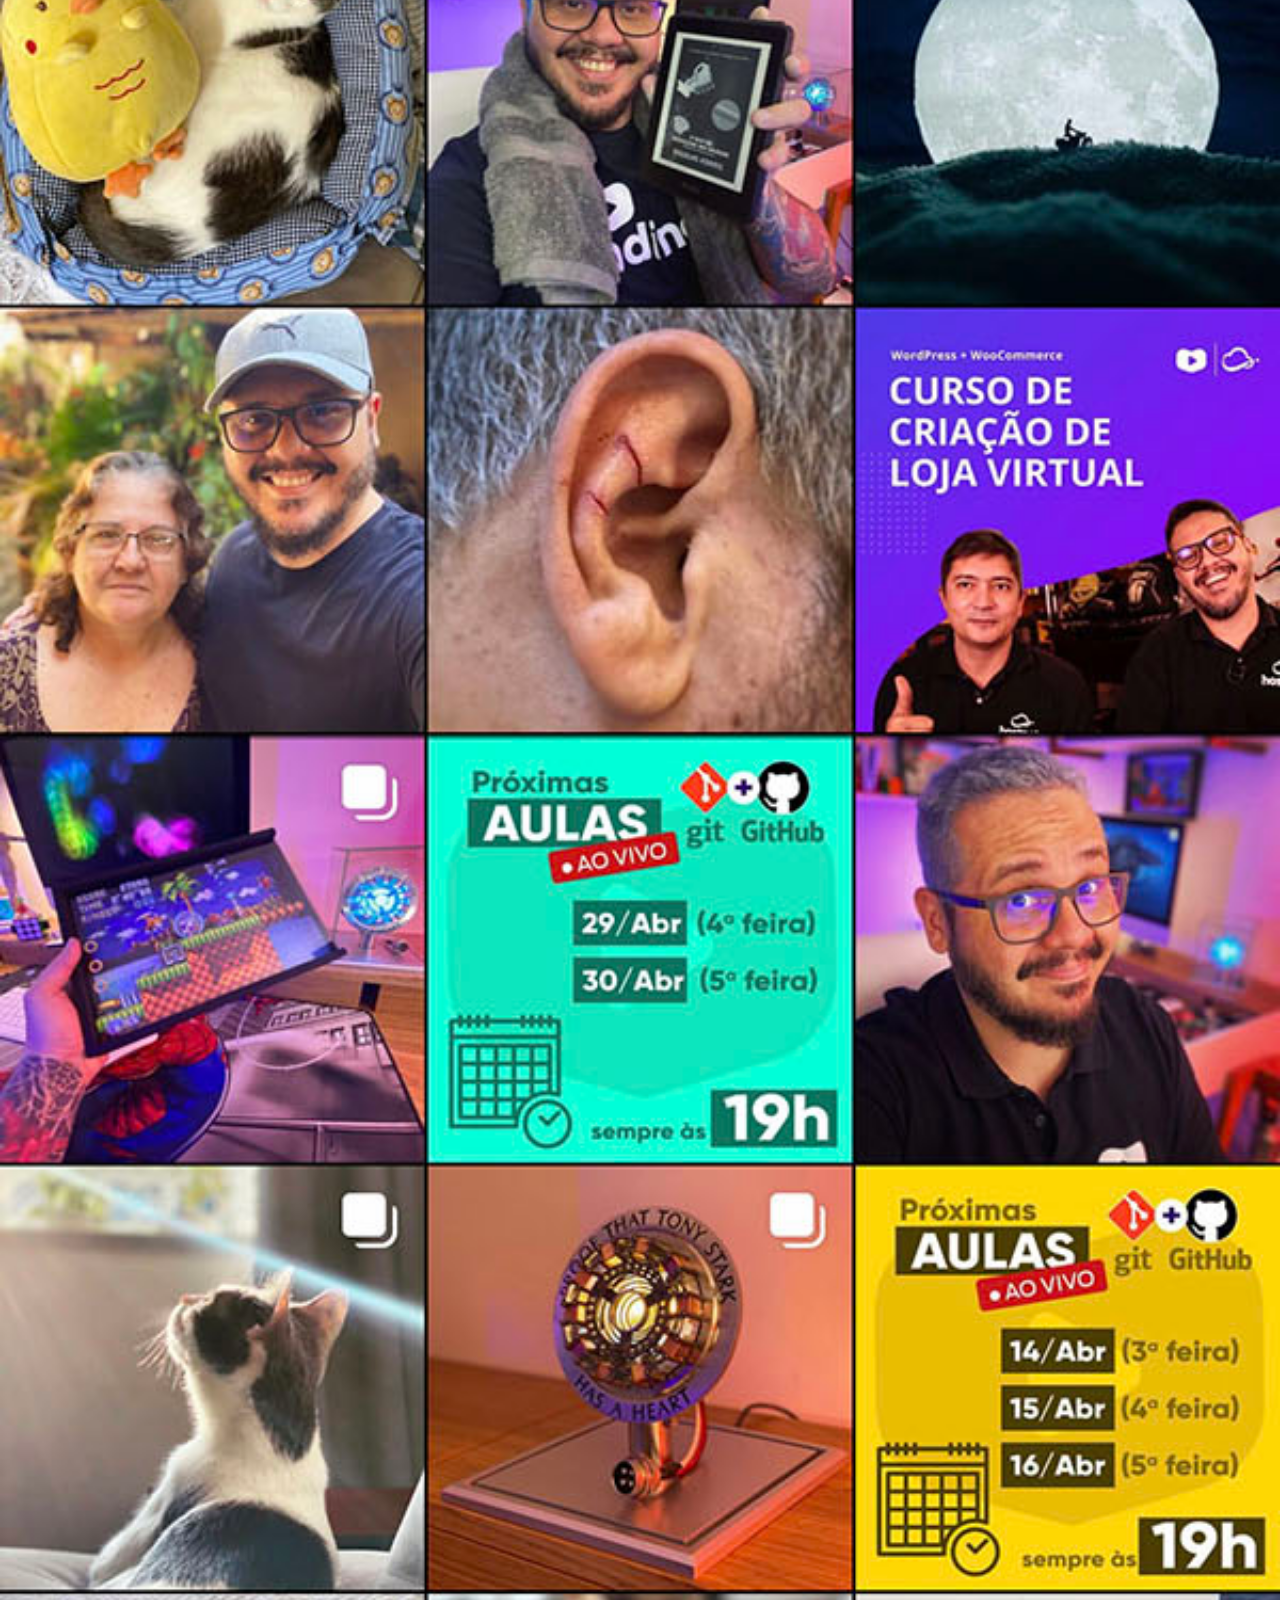
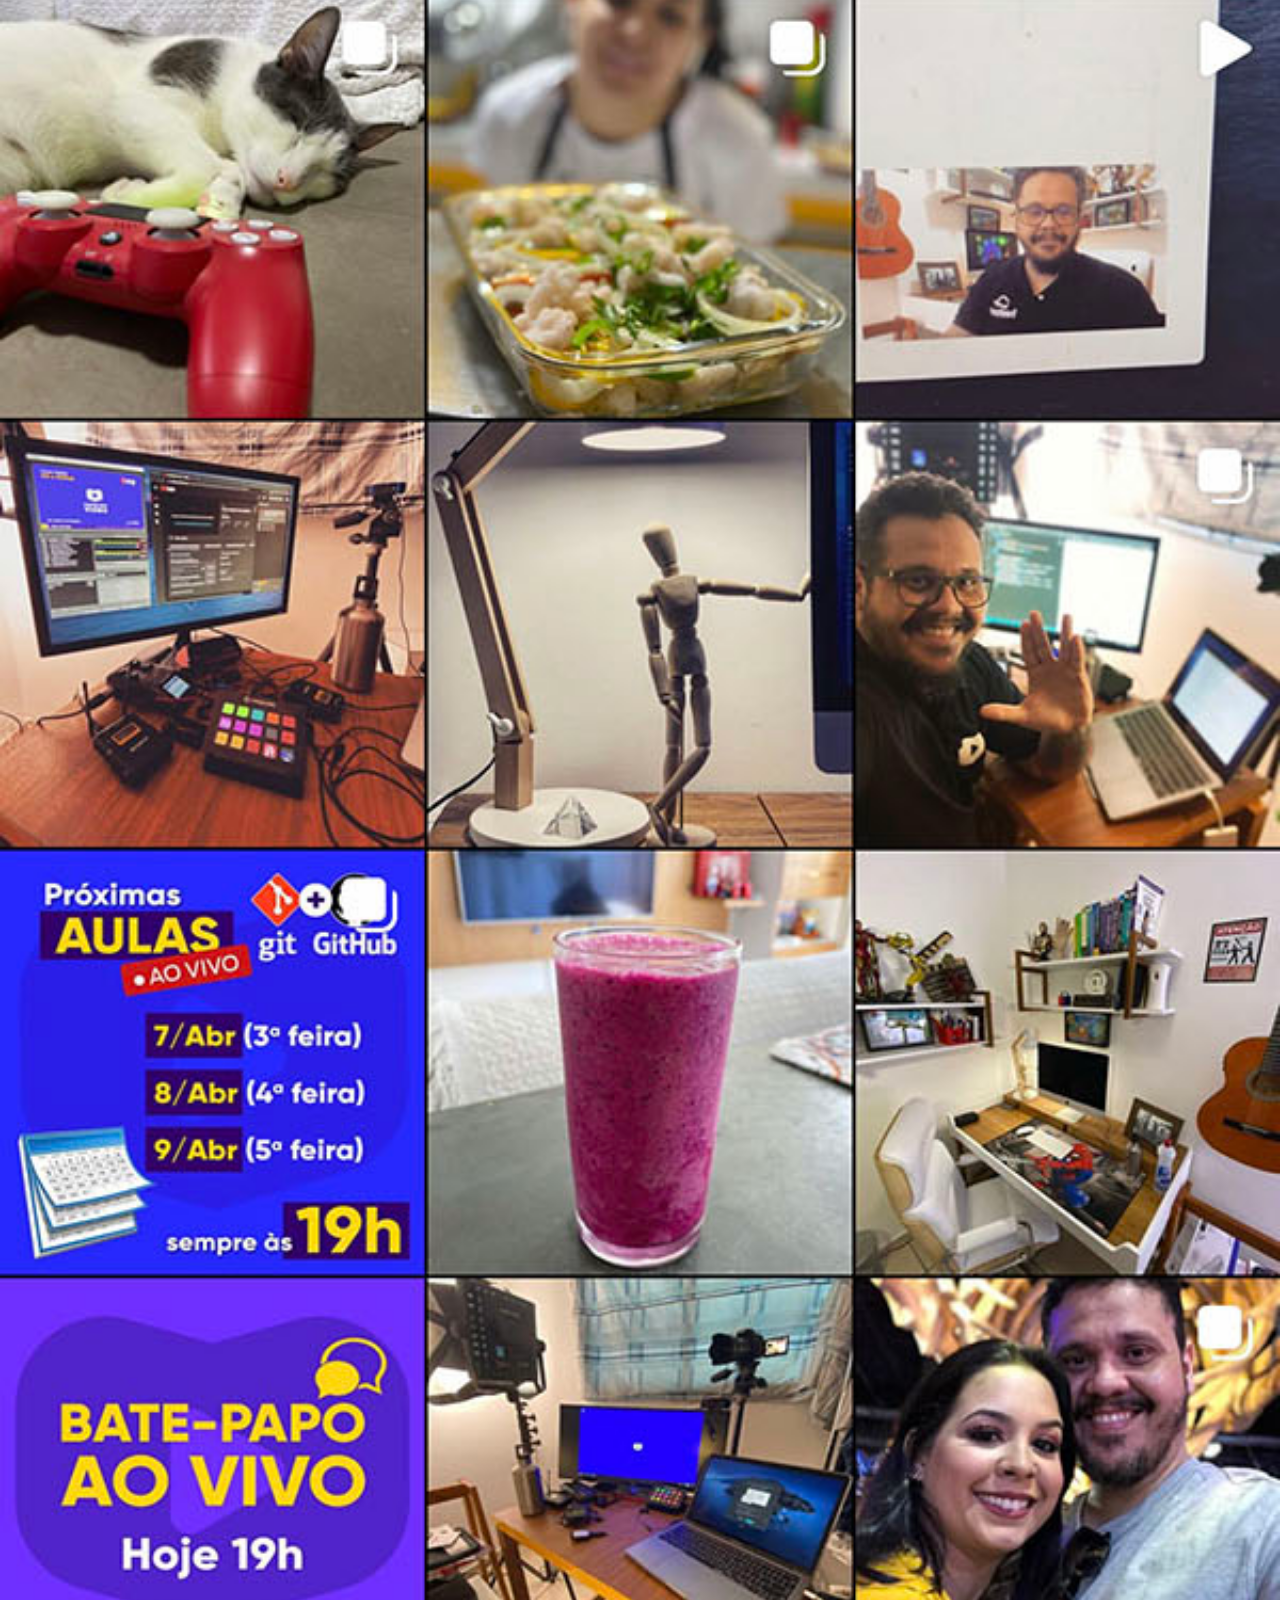
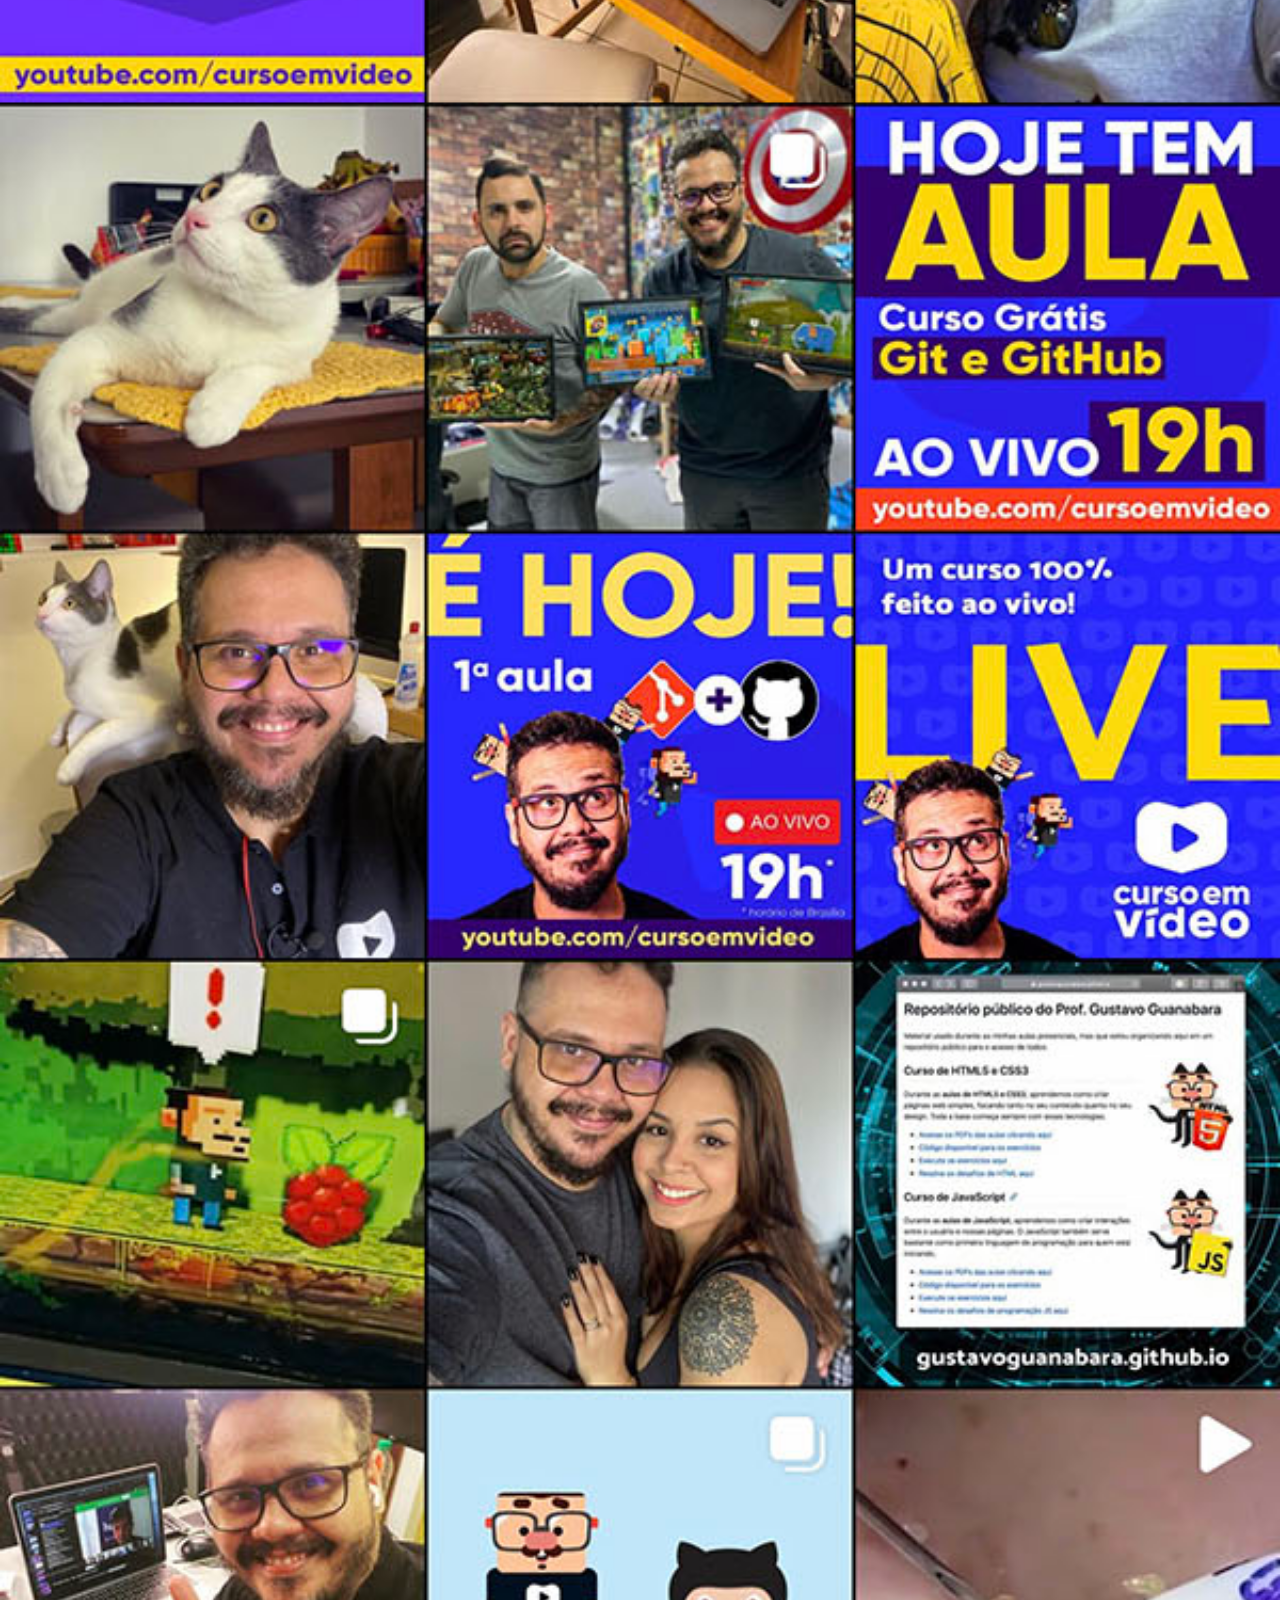
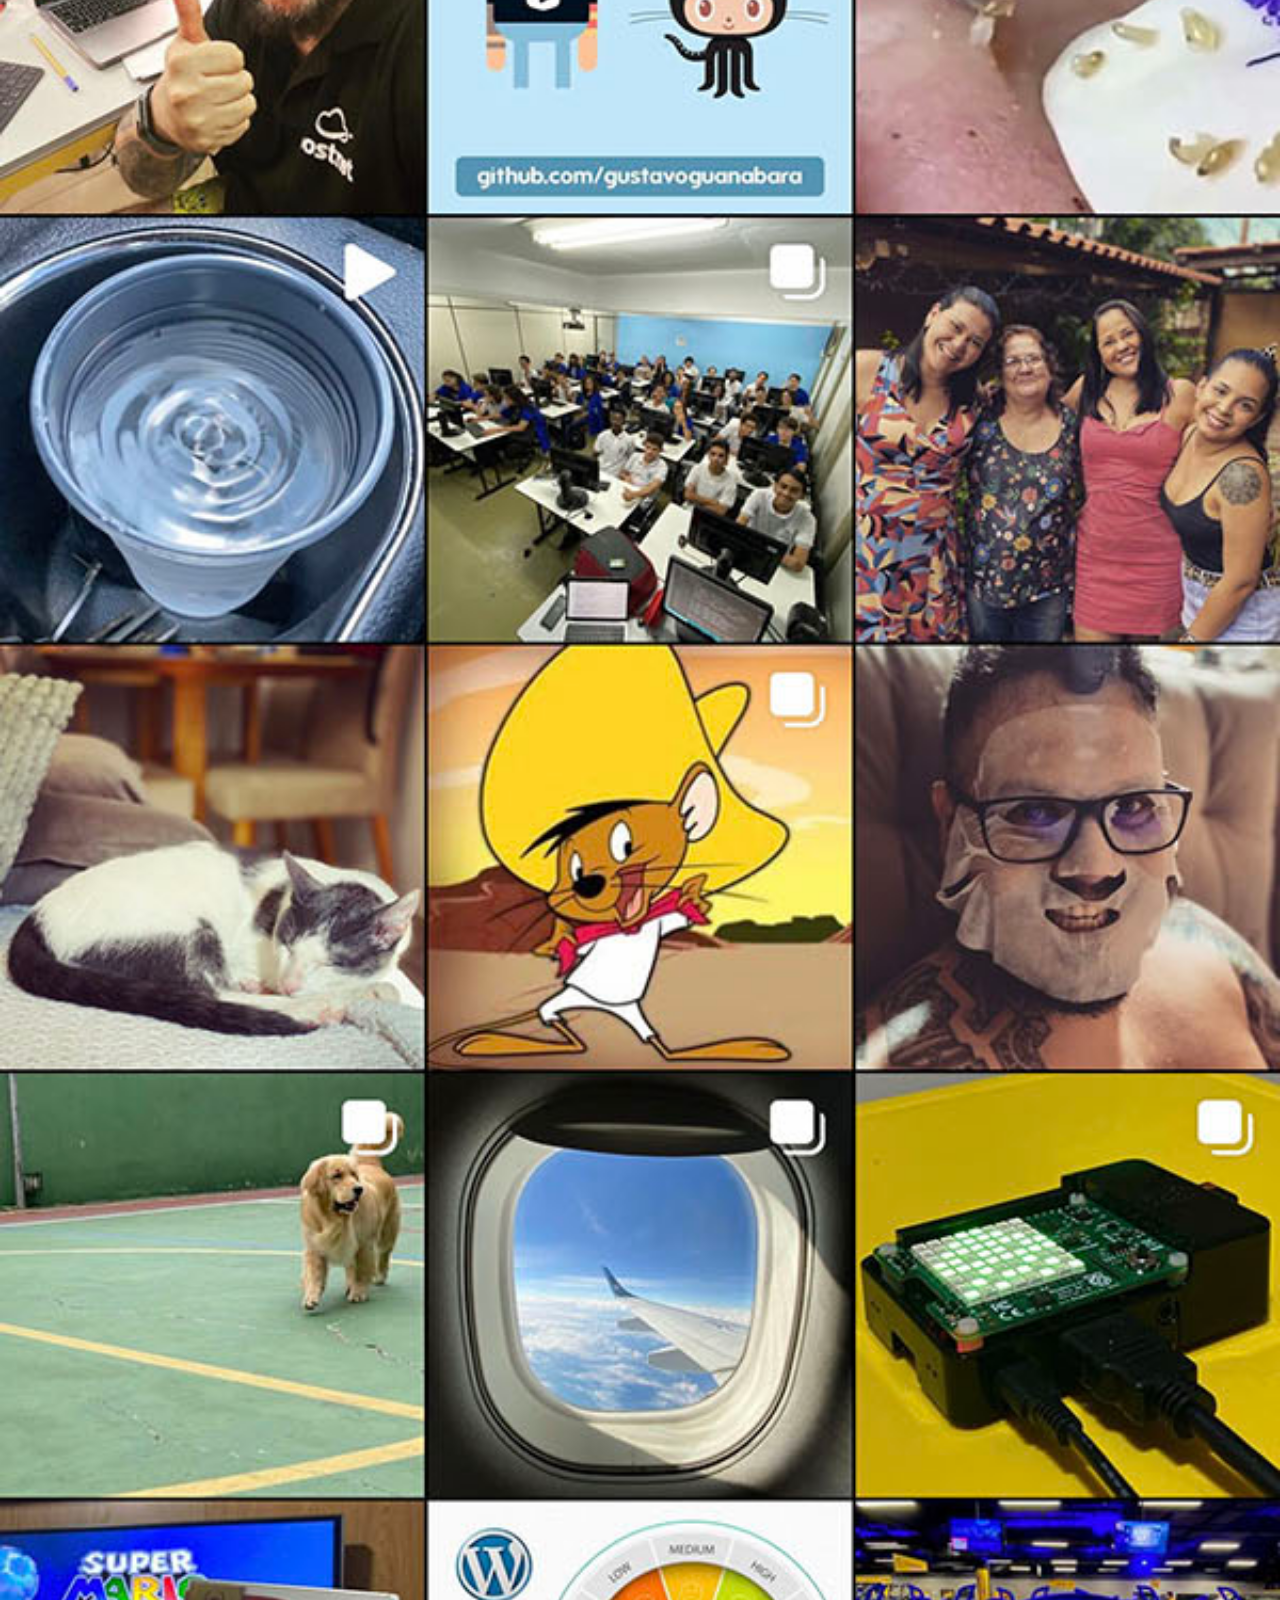
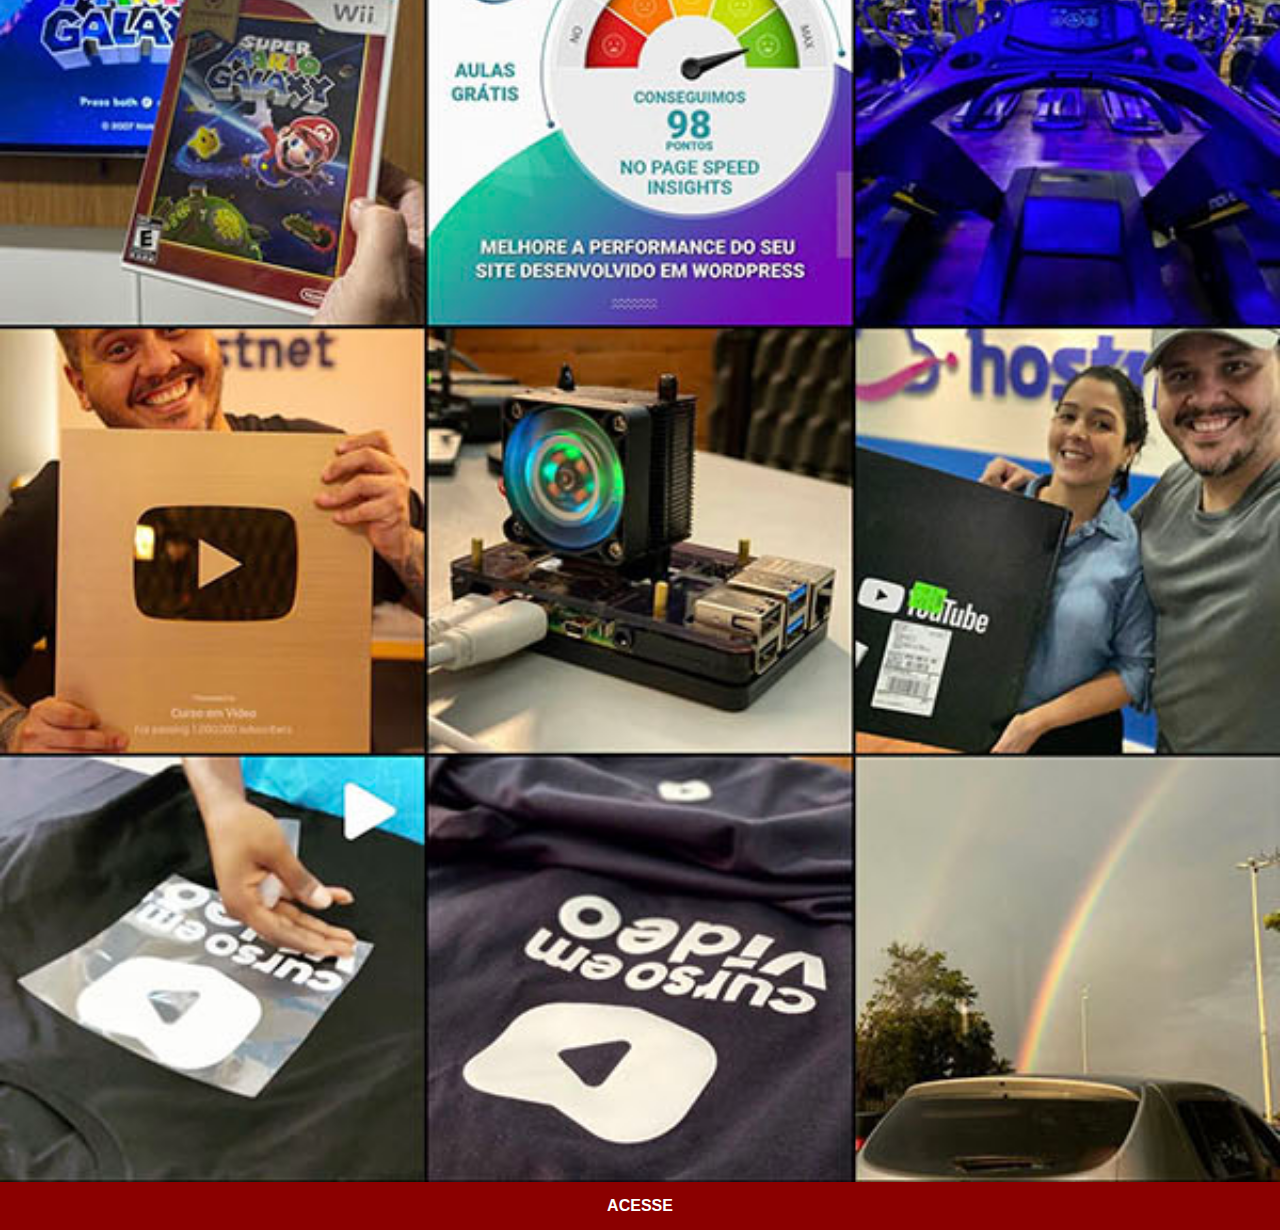
<file: instagram.html>
<!DOCTYPE html>
<html lang="pt-br">
<head>
    <meta charset="UTF-8">
    <meta name="viewport" content="width=device-width, initial-scale=1.0">
    <title>Instagram</title>
    <link rel="stylesheet" href="estilos/social.css">
</head>
<body>
    <img src="imagens/tela-instagram.jpg" alt="Instagram">
    <a href="https://www.instagram.com/gustavoguanabara/" target="_blank">ACESSE</a>
</body>
</html>
</file>
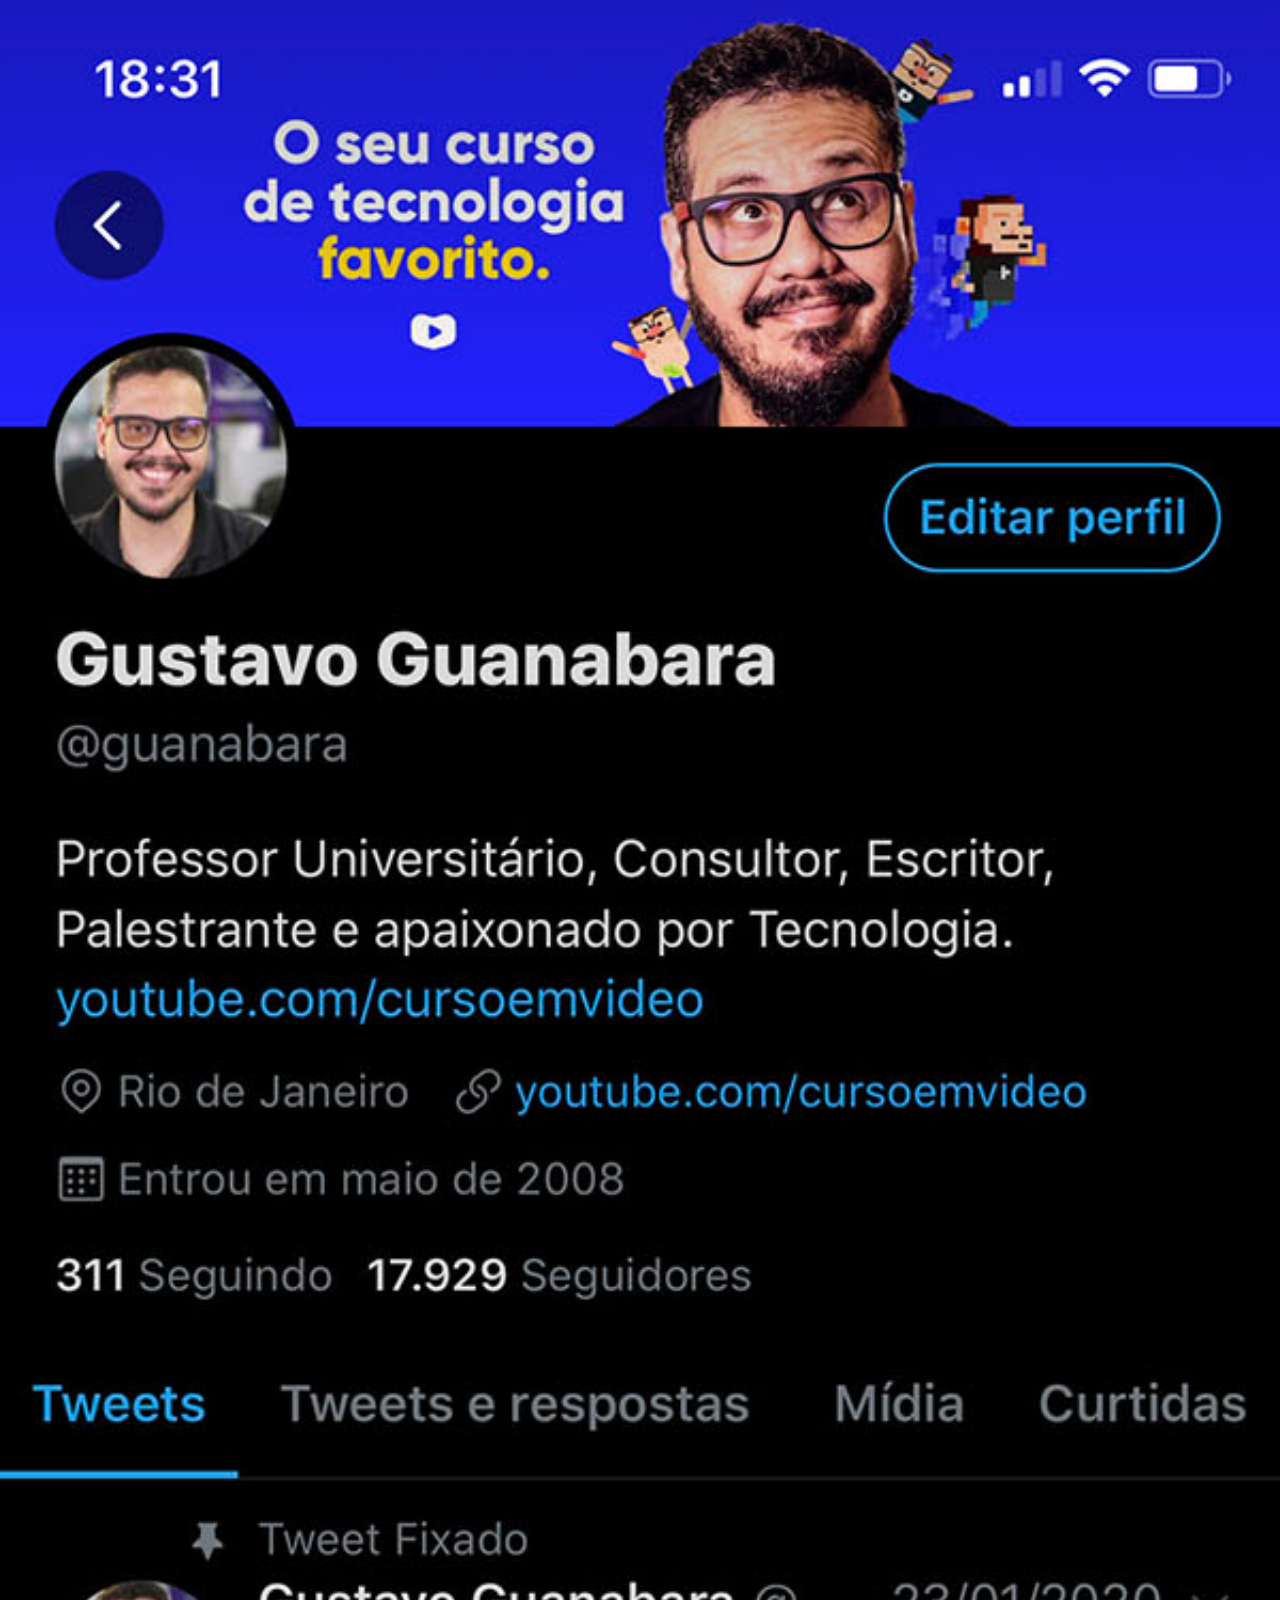
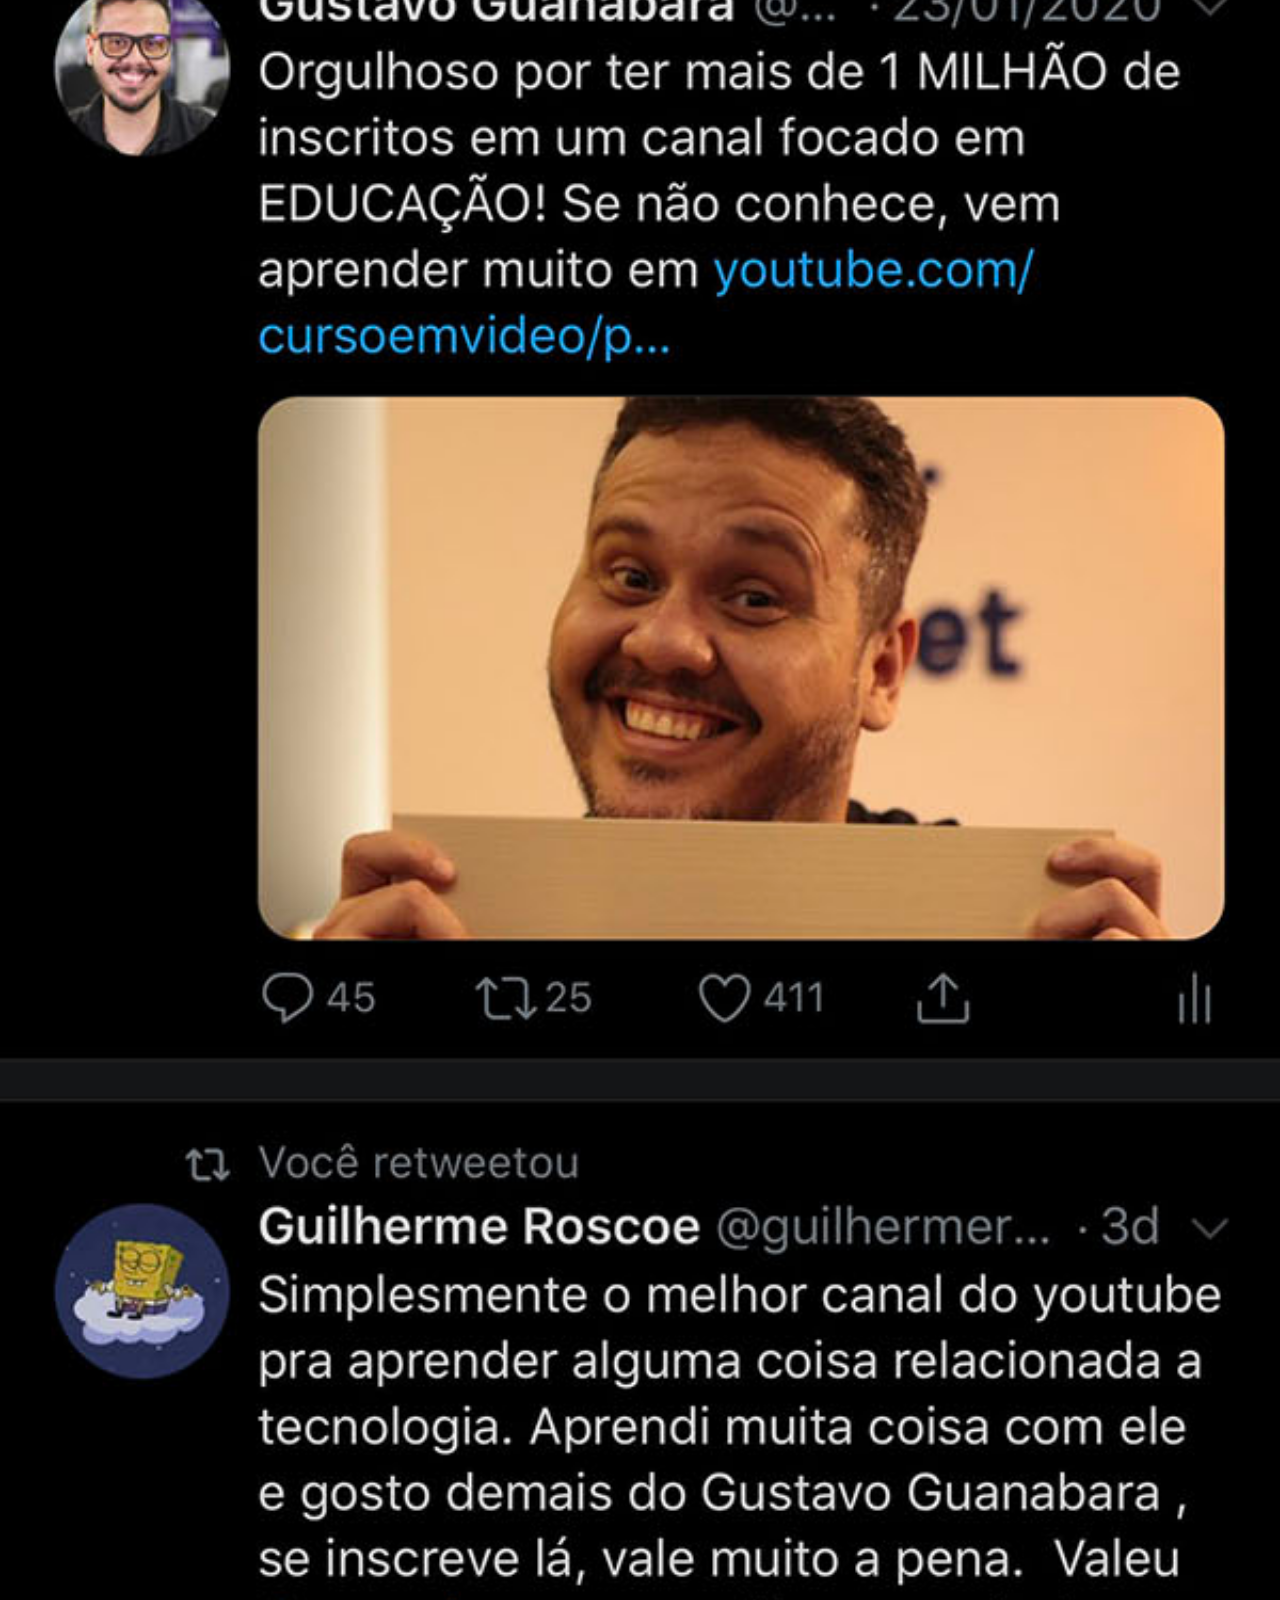
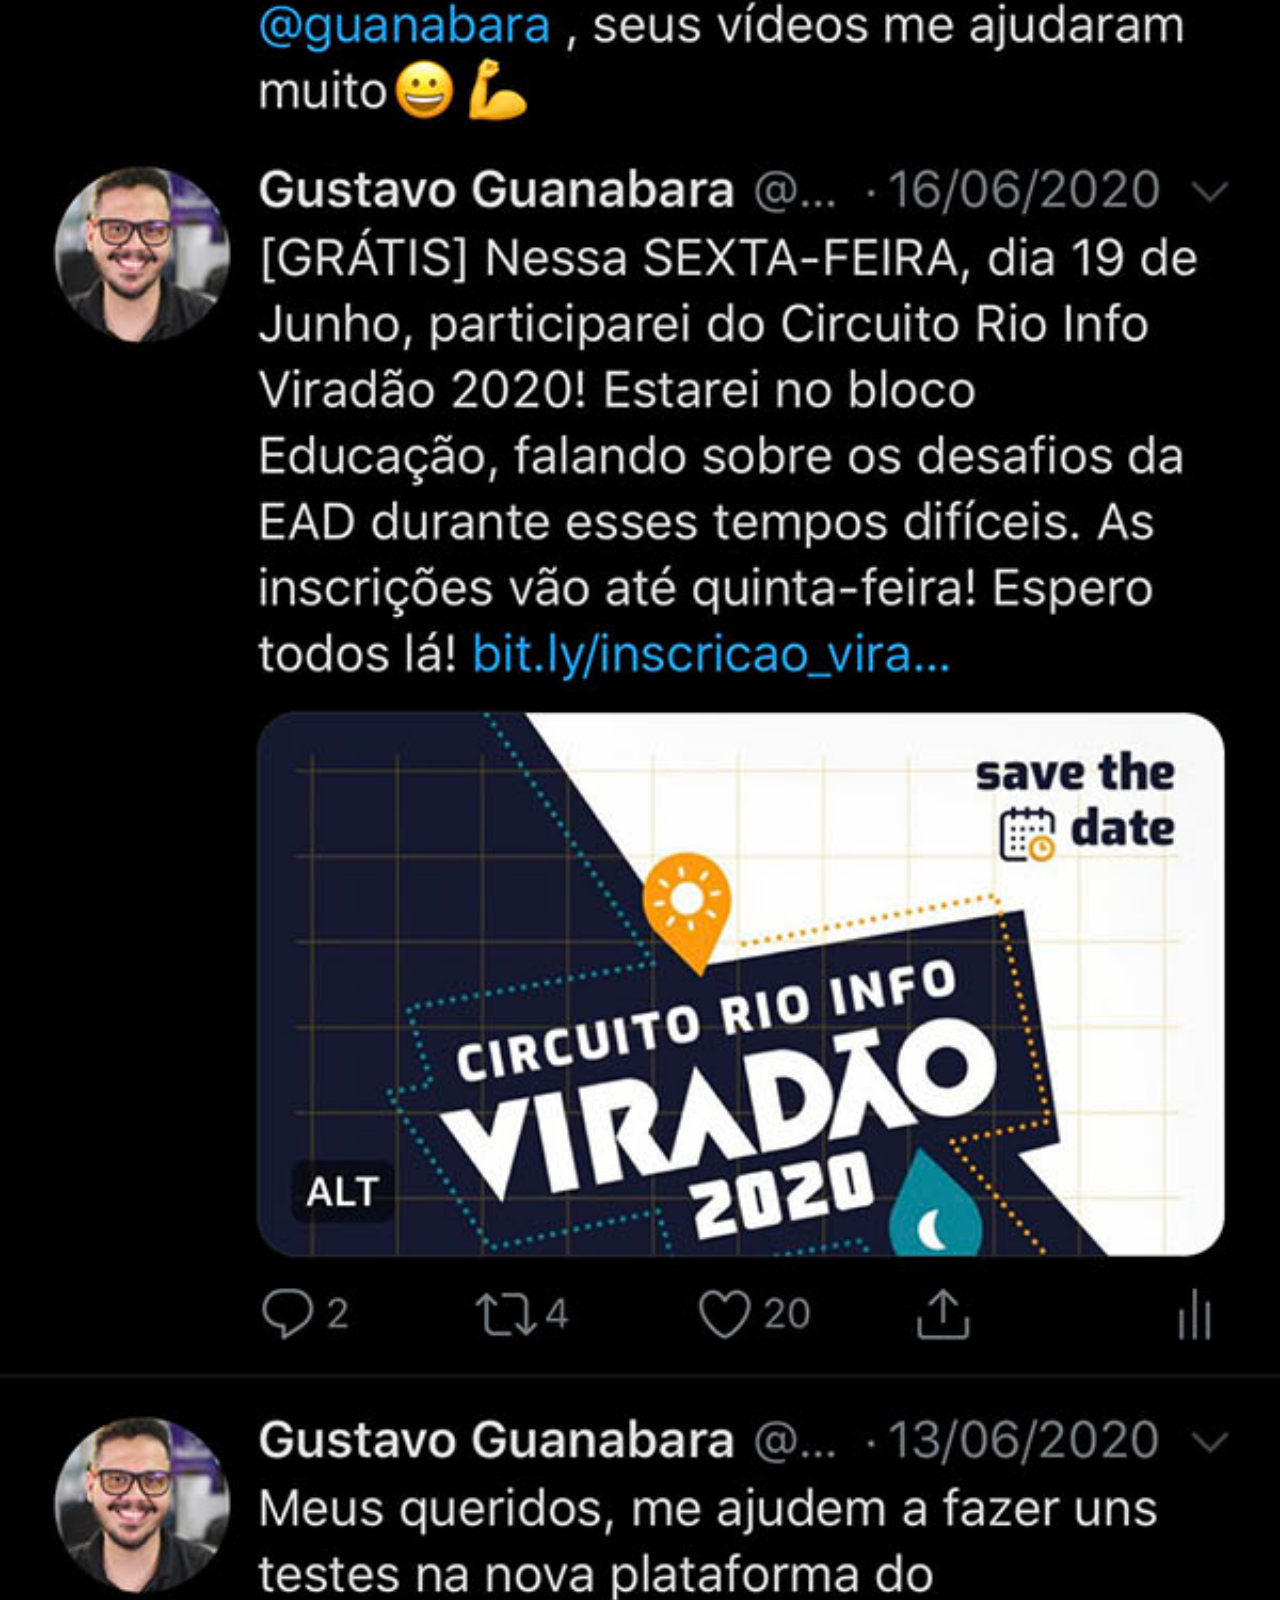
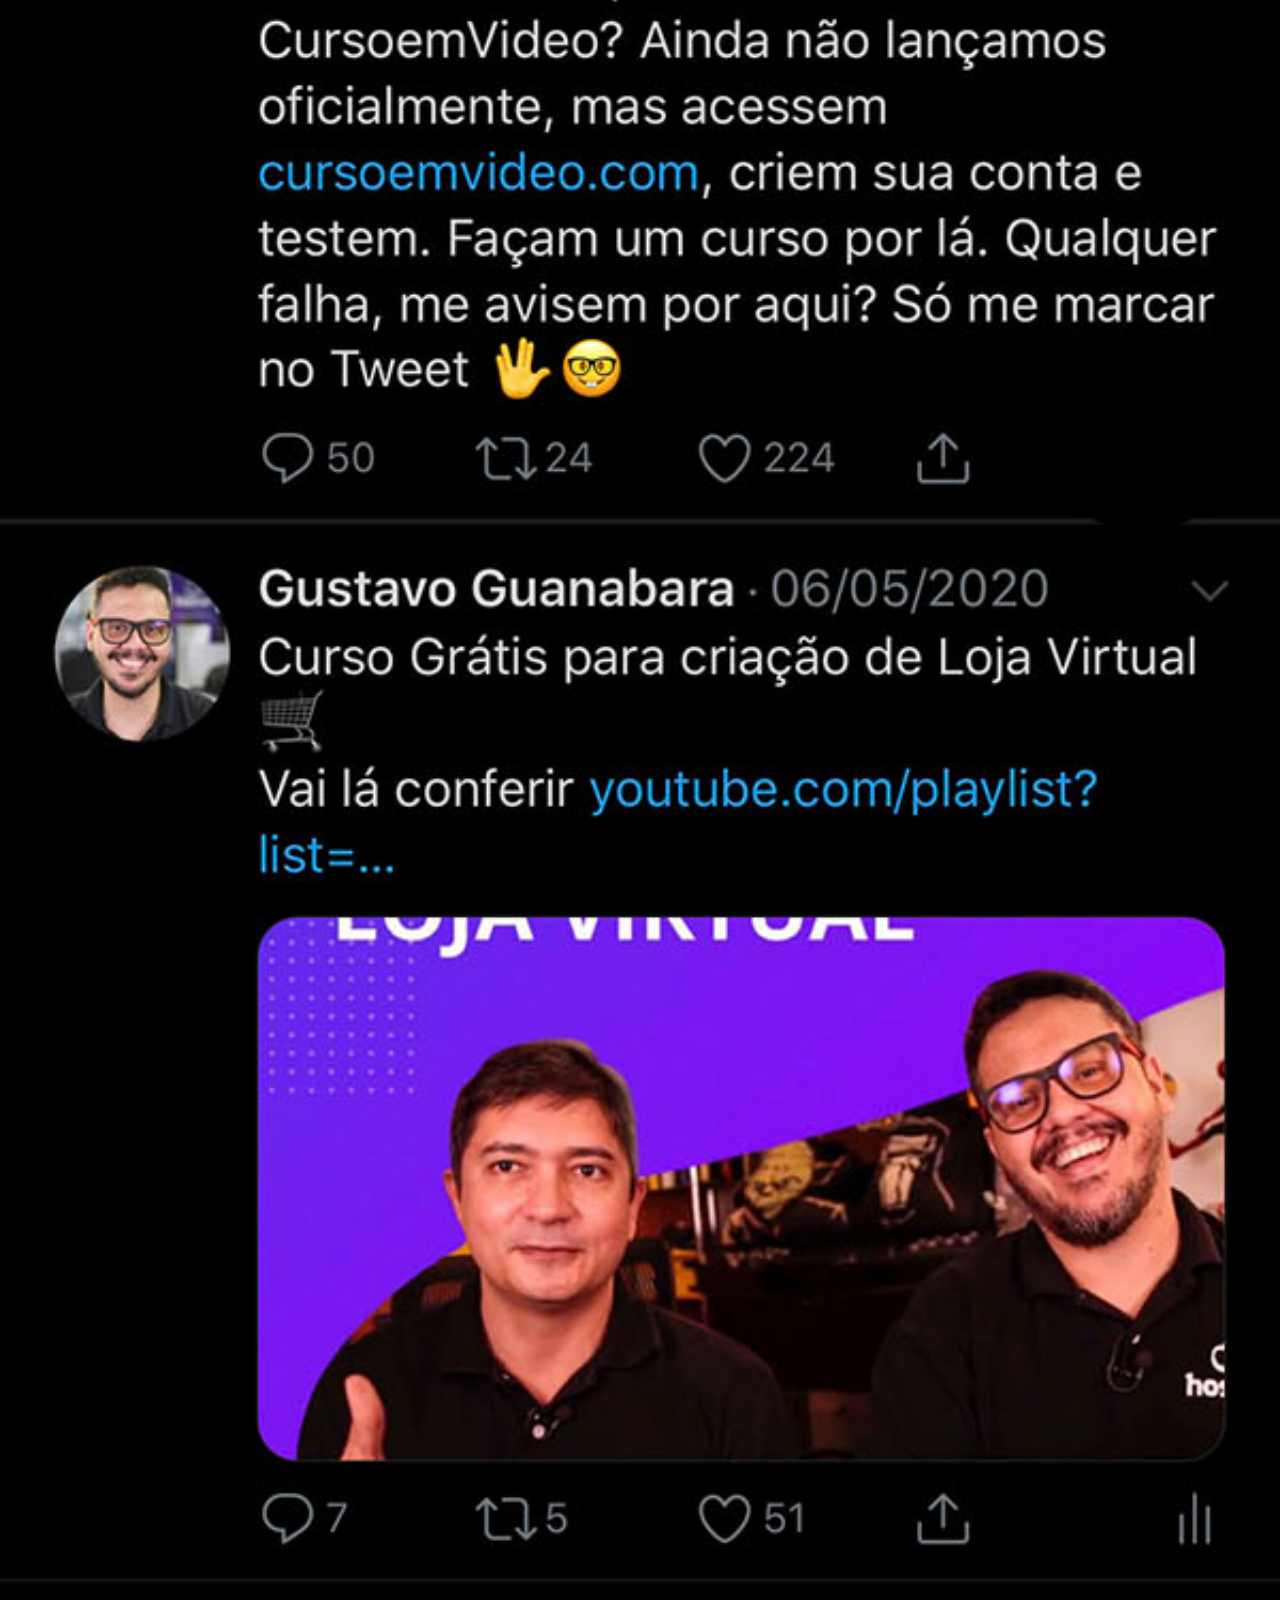
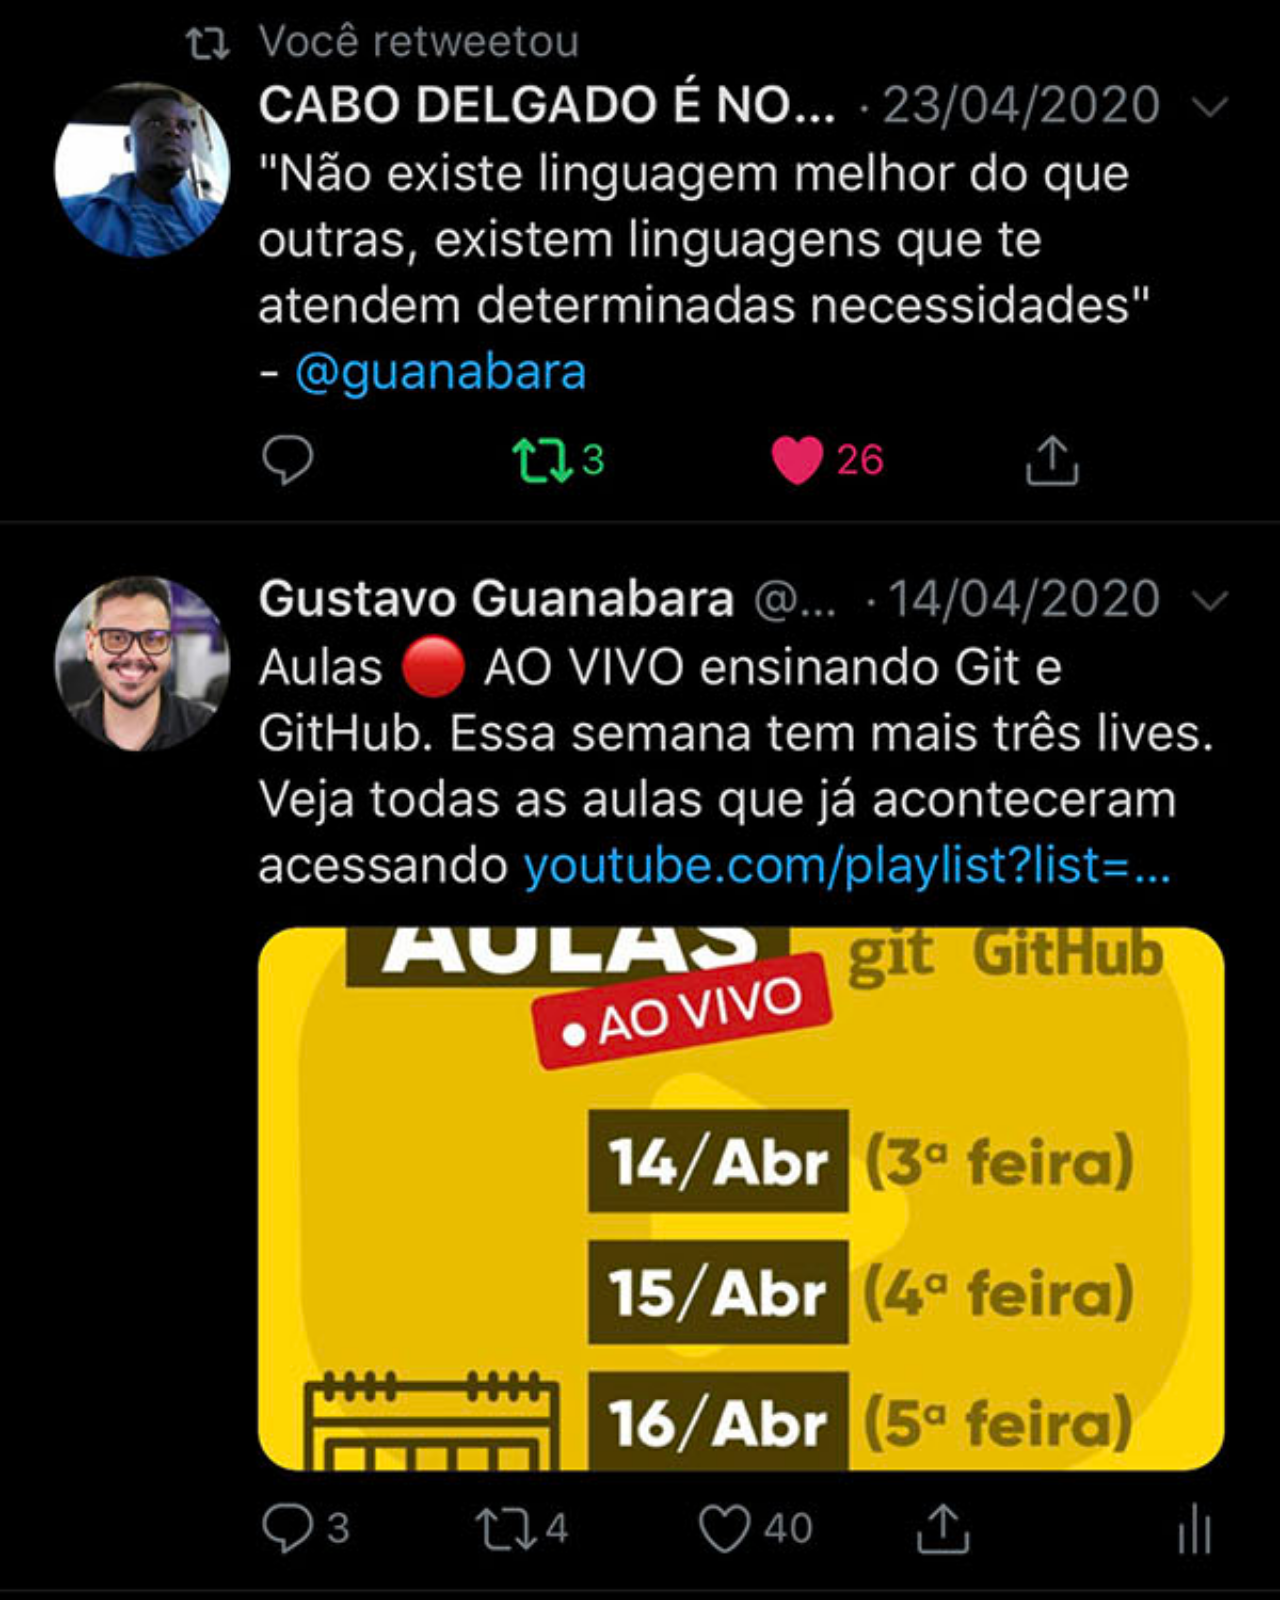
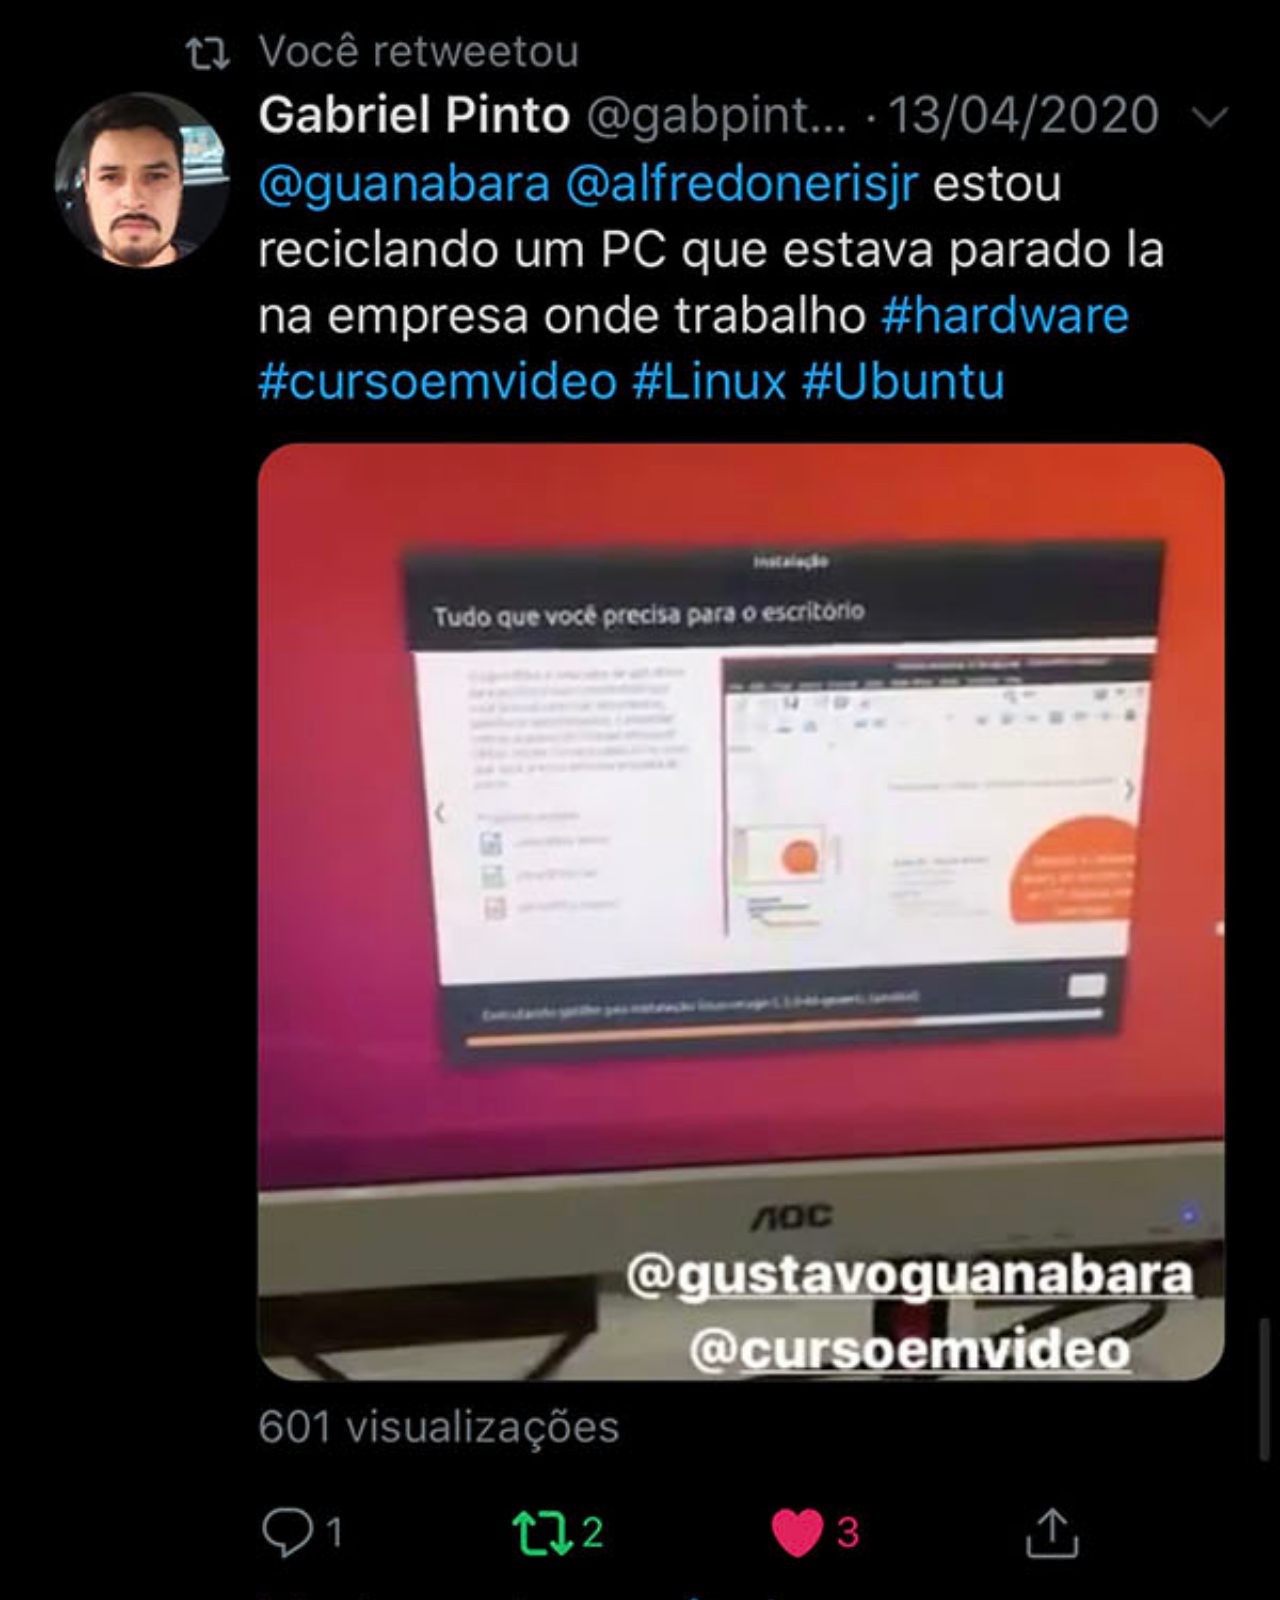
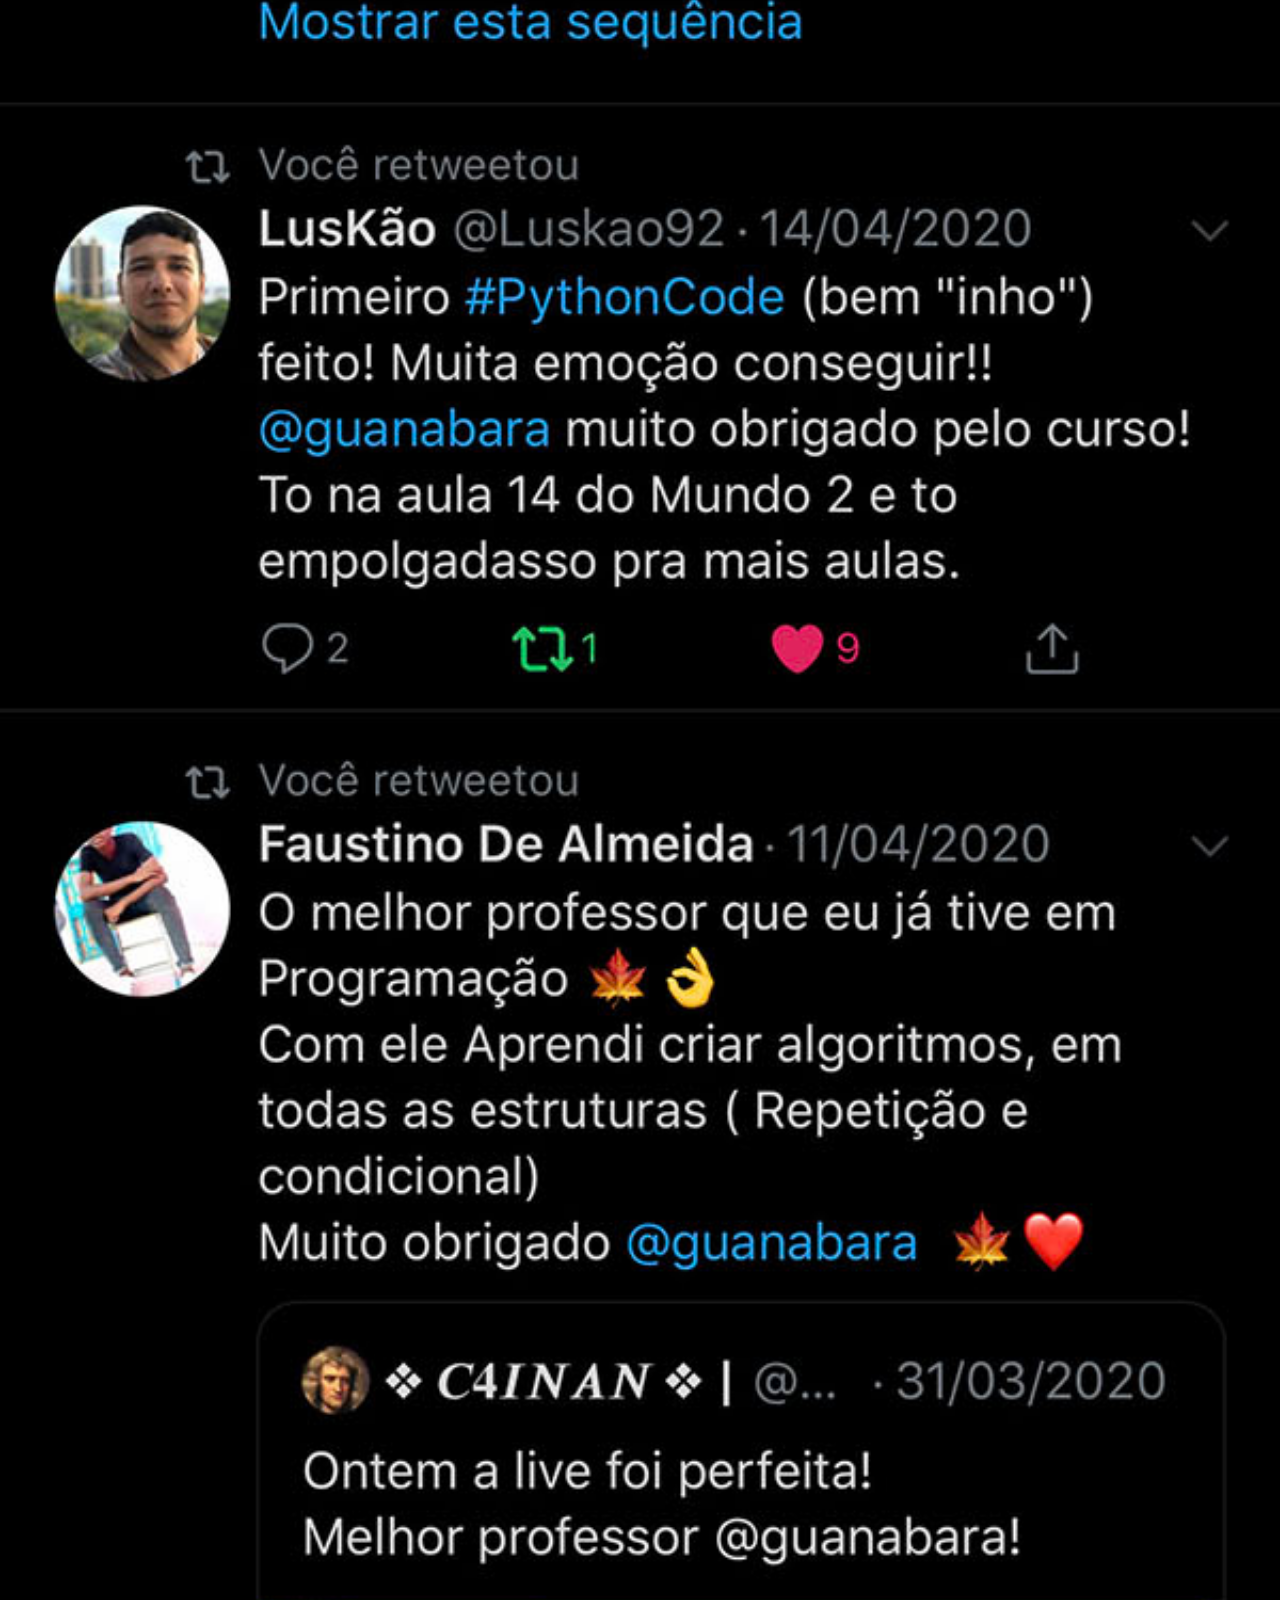
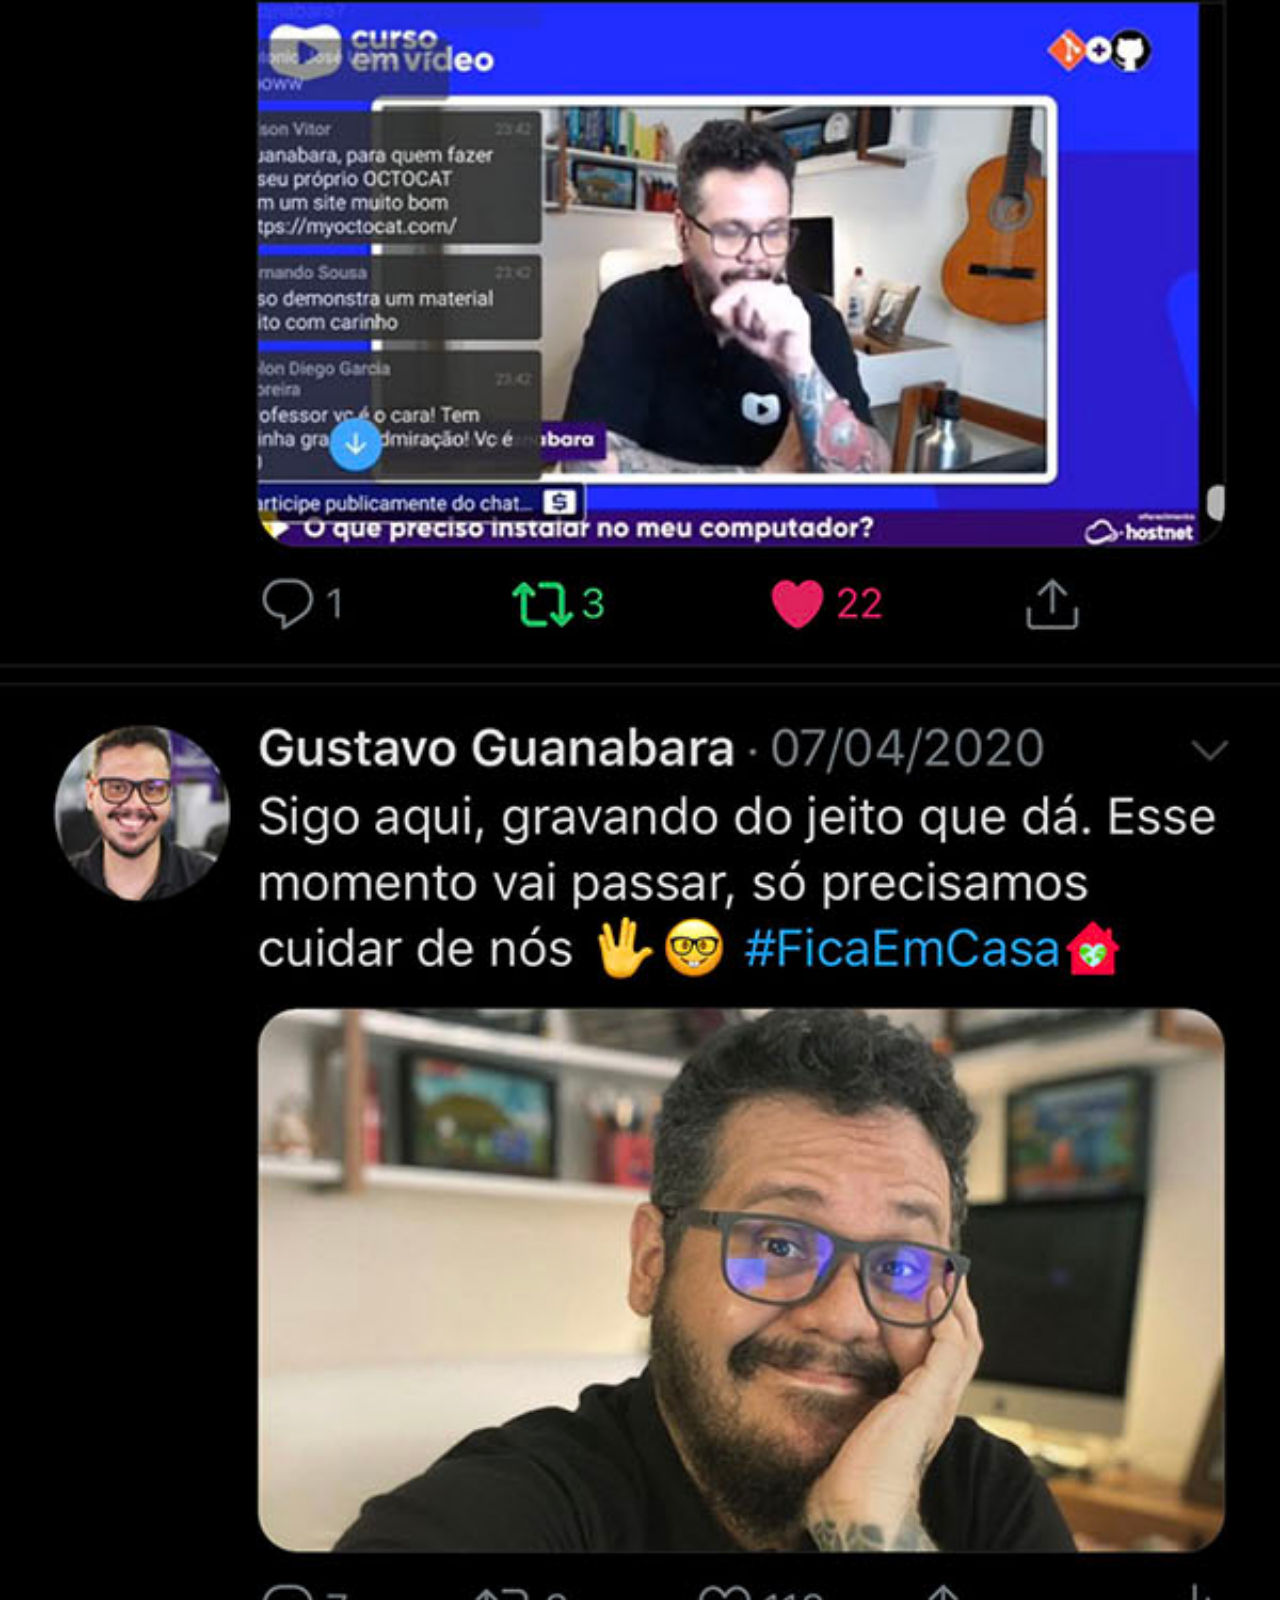
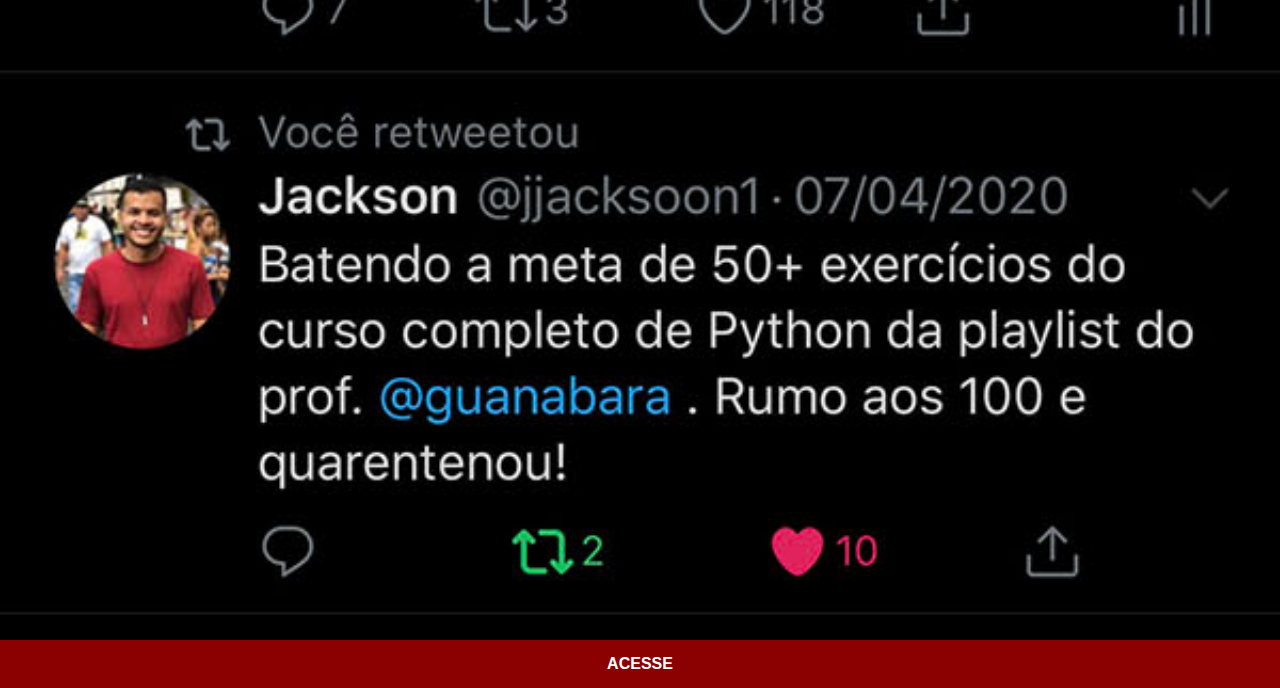
<file: twitter.html>
<!DOCTYPE html>
<html lang="pt-br">
<head>
    <meta charset="UTF-8">
    <meta name="viewport" content="width=device-width, initial-scale=1.0">
    <title>Twitter</title>
    <link rel="stylesheet" href="estilos/social.css">
</head>
<body>
    <img src="imagens/tela-twitter.jpg" alt="Twitter">
    <a href="https://x.com/guanabara" target="_blank">ACESSE</a>
</body>
</html>
</file>
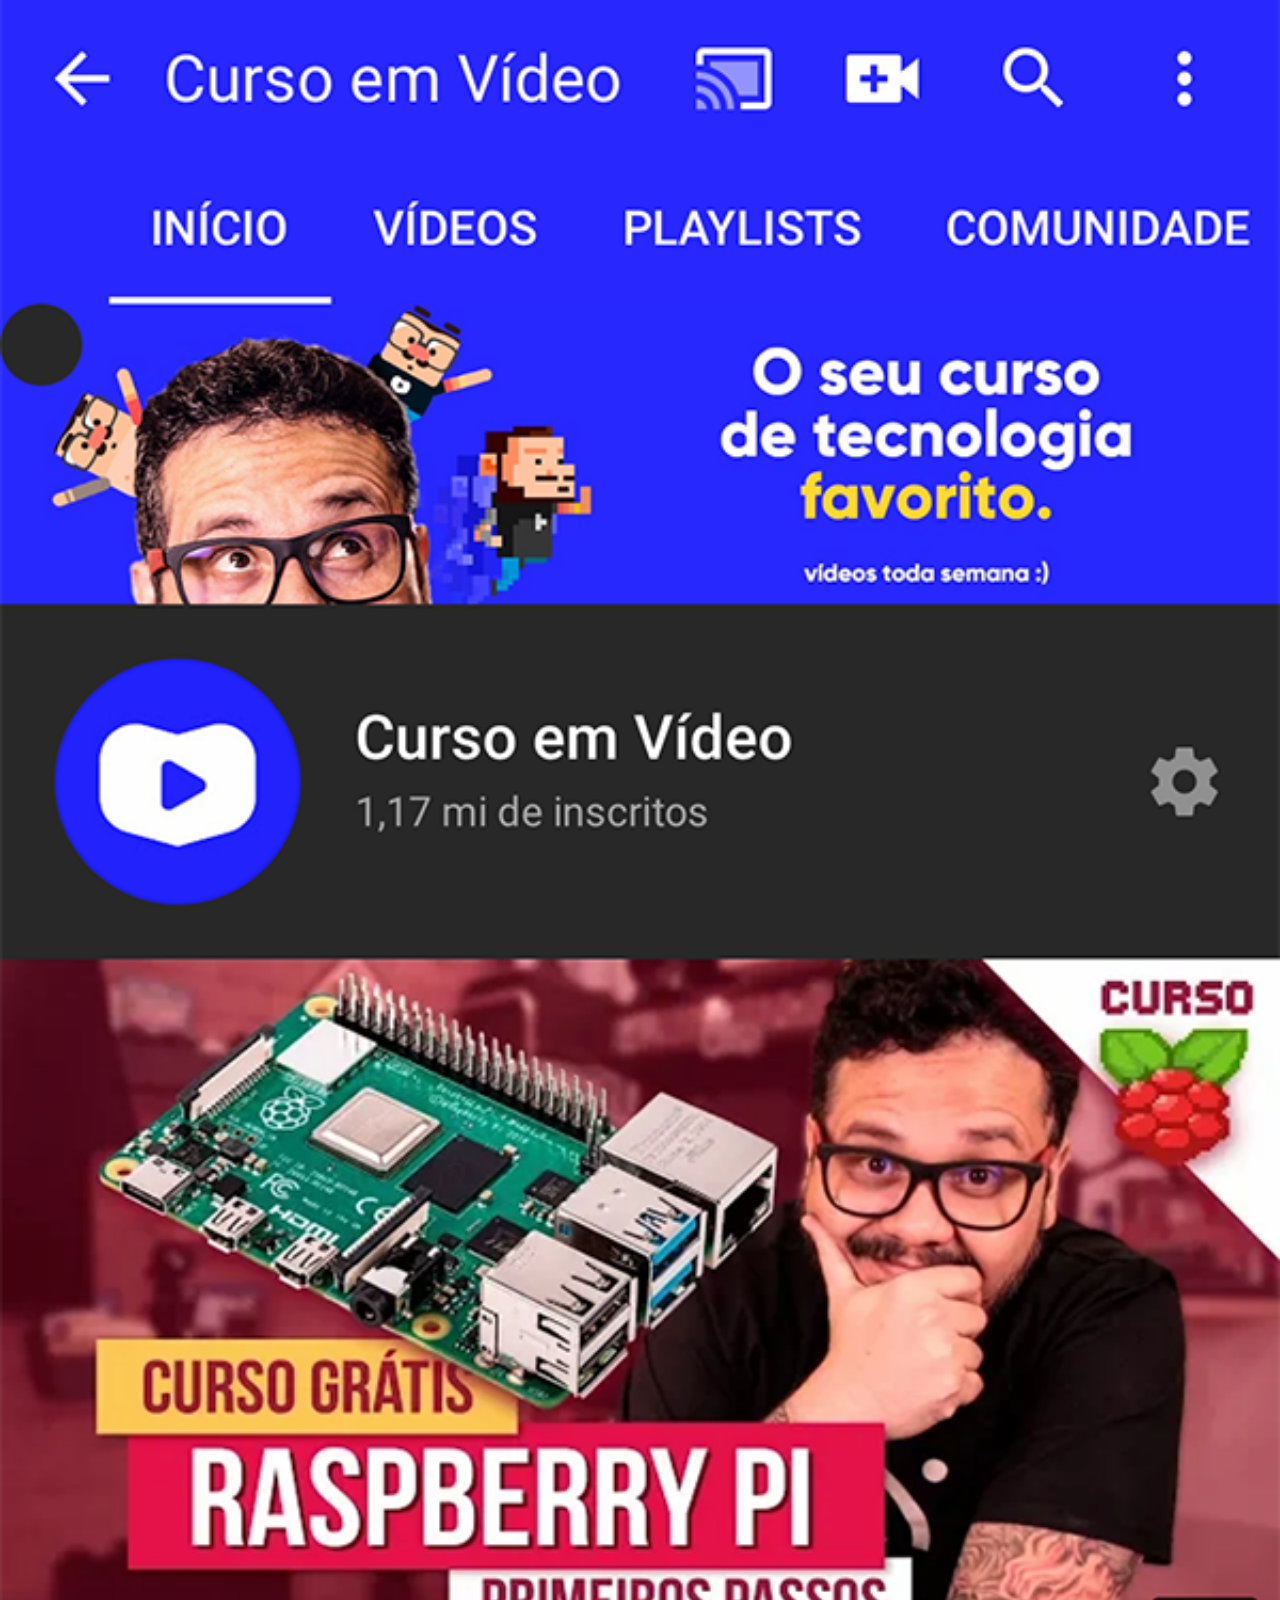
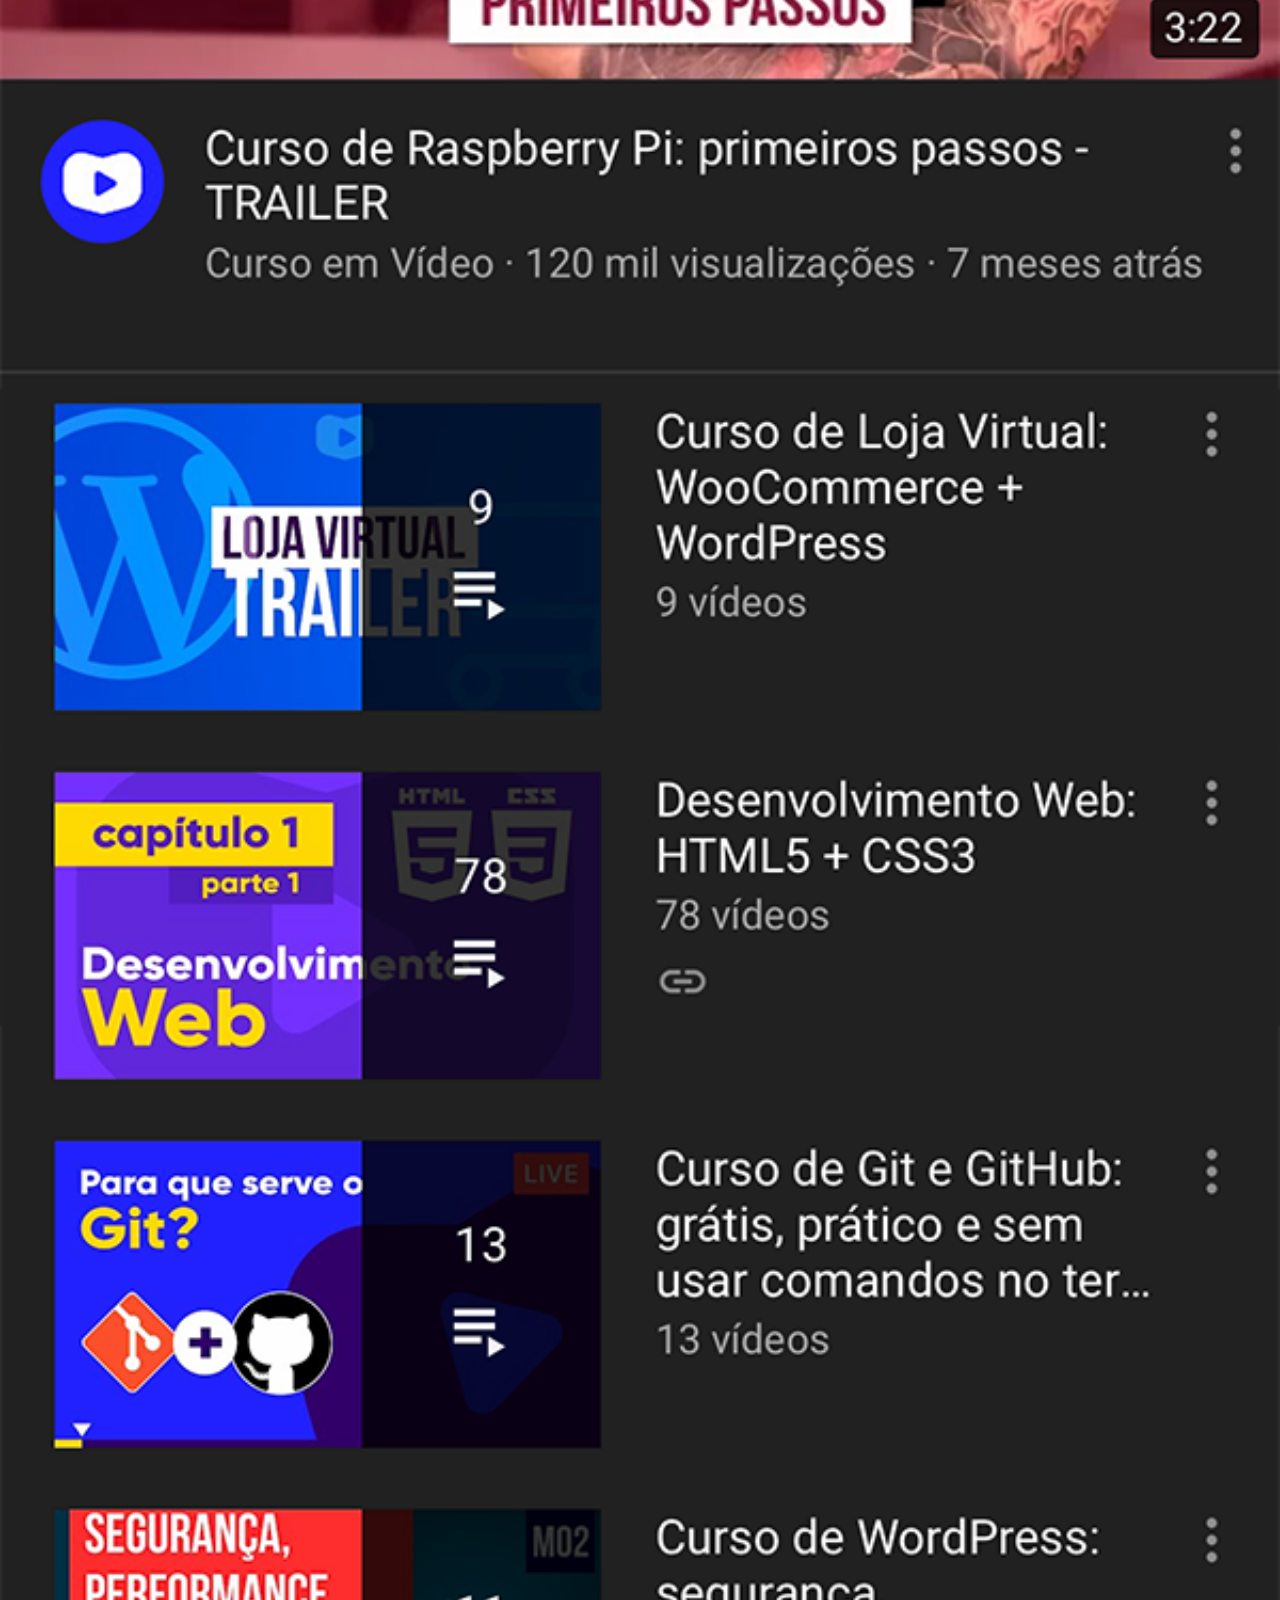
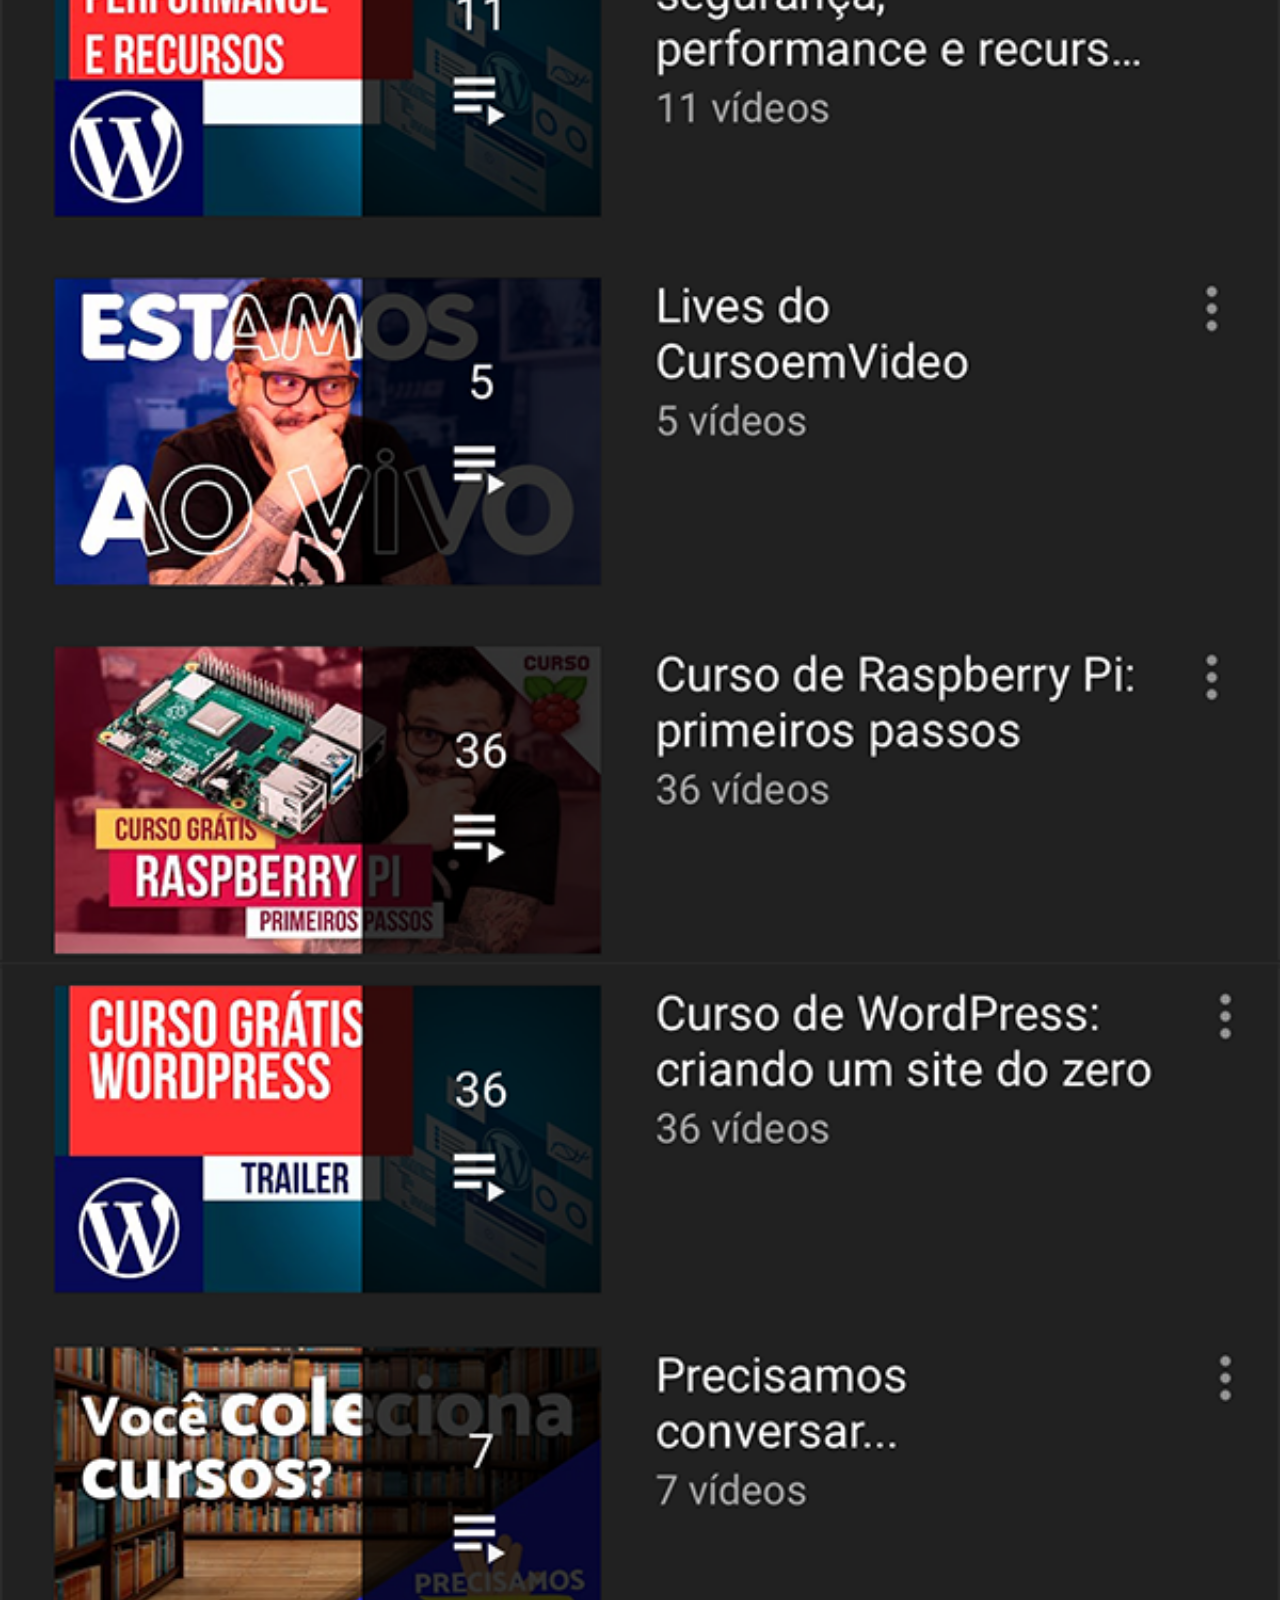
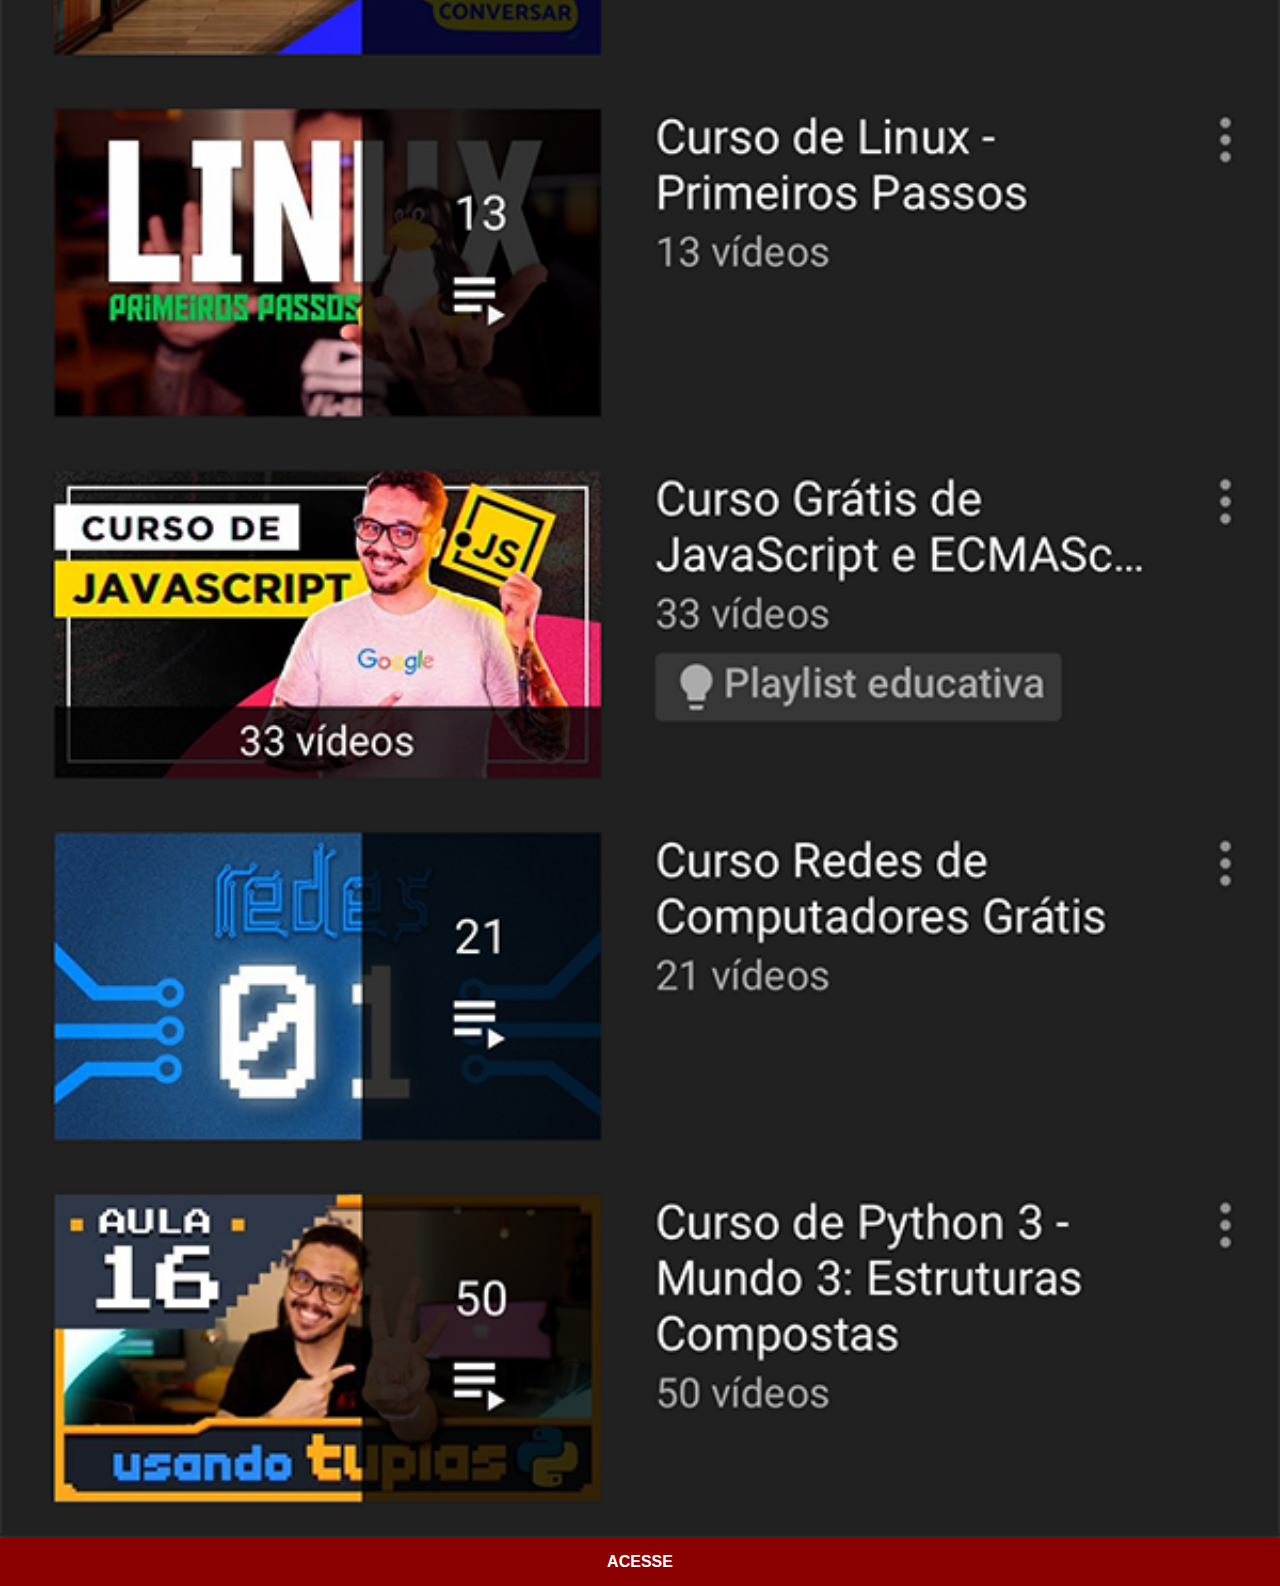
<file: youtube.html>
<!DOCTYPE html>
<html lang="pt-br">
<head>
    <meta charset="UTF-8">
    <meta name="viewport" content="width=device-width, initial-scale=1.0">
    <title>YouTube</title>
    <link rel="stylesheet" href="estilos/social.css">
</head>
<body>
    <img src="imagens/tela-youtube.png" alt="YouTube">
    <a href="https://www.youtube.com/c/CursoemV%C3%ADdeo/featured" target="_blank">ACESSE</a>
</body>
</html>
</file>
<file: estilos/style.css>
@charset "UTF-8";

* {
    margin: 0px;
    padding: 0px;
    font-family: Arial, Helvetica, sans-serif;
}

body, html{
    height: 100vh;
    width: 100vw;    
}

body{
    height: 100vh;
    background: url('../imagens/fundo-madeira.jpg') no-repeat top center;
    background-size: cover;
    background-attachment: fixed;
}

main{
    position: relative;
    height: 100vh;
}

section#telefone{
    position: absolute;
    top: 50%;
    left: 50%;
    transform: translate(-50%, -50%);
    
    height: 627px;
    width: 311px;
    background: url('../imagens/frame-iphone.png') no-repeat;
}

iframe#tela{
    position: relative;
    top: 77px;
    left: 18px;
    width: 267px;
    height: 471px;
}

section#redes-sociais{
    text-align: right;
    padding: 5px;
}

section#redes-sociais img:hover{
    border: 3px solid rgb(255, 255, 255, 0.637) ;
    transform: translate(-3px, -3px);
    box-shadow: 5px 5px 10px rgba(0, 0, 0, 0.623);
    transition: transform .2s, border 1s;
}

section#redes-sociais img{
    width: 70px;
    margin: 10px;
    border-radius: 50%;
    box-shadow: 2x 2px 5px #00000093;
    box-sizing: border-box;
}
</file>
<file: estilos/social.css>
@charset "UTF-8";

*{
    margin: 0px;
    padding: 0px;
}
body{
    background-color: #ffffff;
    font-family:'Segoe UI', Tahoma, Geneva, Verdana, sans-serif;
}

::-webkit-scrollbar{
    width: 0px;
    height: 0px;
}
img{
    width: 100vw;
}

a:hover{
    background-color: #ff0000;
}
a{  
    display: block;
    background-color: #8b0000;
    color: #ffffff;
    padding: 15px;
    text-align: center;
    font-weight: bolder;
    text-decoration: none;
    margin-top: -4px;
}
</file>
